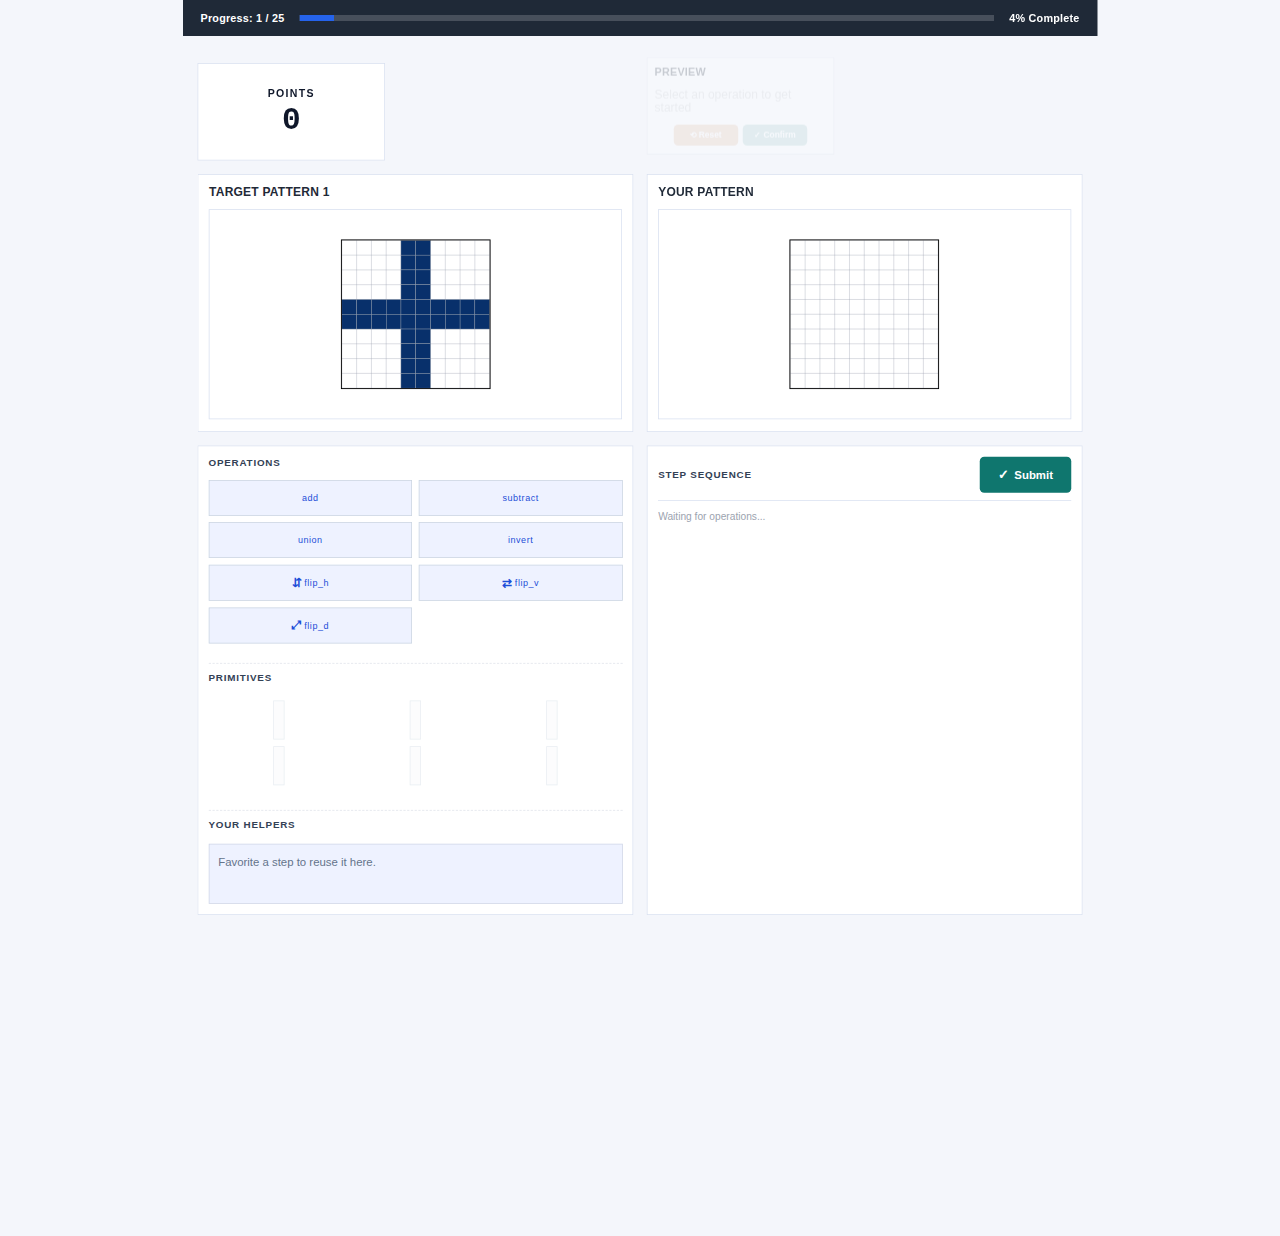
<file: index.html>
<!DOCTYPE html>
<html lang="en">
<head>
    <meta charset="UTF-8">
    <meta name="viewport" content="width=device-width, initial-scale=1.0">
    <title>Pattern DSL Experiment</title>
    <meta http-equiv="refresh" content="0; url=routes/task.html">
    <link rel="stylesheet" href="css/styles.css">
    <style>
        body {
            display: flex;
            justify-content: center;
            align-items: center;
            min-height: 100vh;
            margin: 0;
            font-family: -apple-system, BlinkMacSystemFont, 'Segoe UI', Roboto, 'Helvetica Neue', Arial, sans-serif;
            background: linear-gradient(135deg, #667eea 0%, #764ba2 100%);
            color: white;
        }
        .loading-container {
            text-align: center;
        }
        .loading-container h1 {
            font-size: 2rem;
            margin-bottom: 1rem;
            animation: fadeIn 1s ease-in;
        }
        .loading-container p {
            font-size: 1rem;
            opacity: 0.9;
            animation: fadeIn 1s ease-in 0.5s both;
        }
        .spinner {
            margin: 2rem auto;
            width: 50px;
            height: 50px;
            border: 4px solid rgba(255, 255, 255, 0.3);
            border-top-color: white;
            border-radius: 50%;
            animation: spin 1s linear infinite;
        }
        @keyframes spin {
            to { transform: rotate(360deg); }
        }
        @keyframes fadeIn {
            from { opacity: 0; transform: translateY(20px); }
            to { opacity: 1; transform: translateY(0); }
        }
    </style>
</head>
<body>
    <div class="loading-container">
        <h1>Pattern DSL Experiment</h1>
        <div class="spinner"></div>
        <p>Loading experiment...</p>
        <p style="font-size: 0.85rem; margin-top: 2rem;">
            If you are not redirected automatically, 
            <a href="routes/task.html" style="color: white; text-decoration: underline;">click here</a>.
        </p>
    </div>
</body>
</html>
</file>
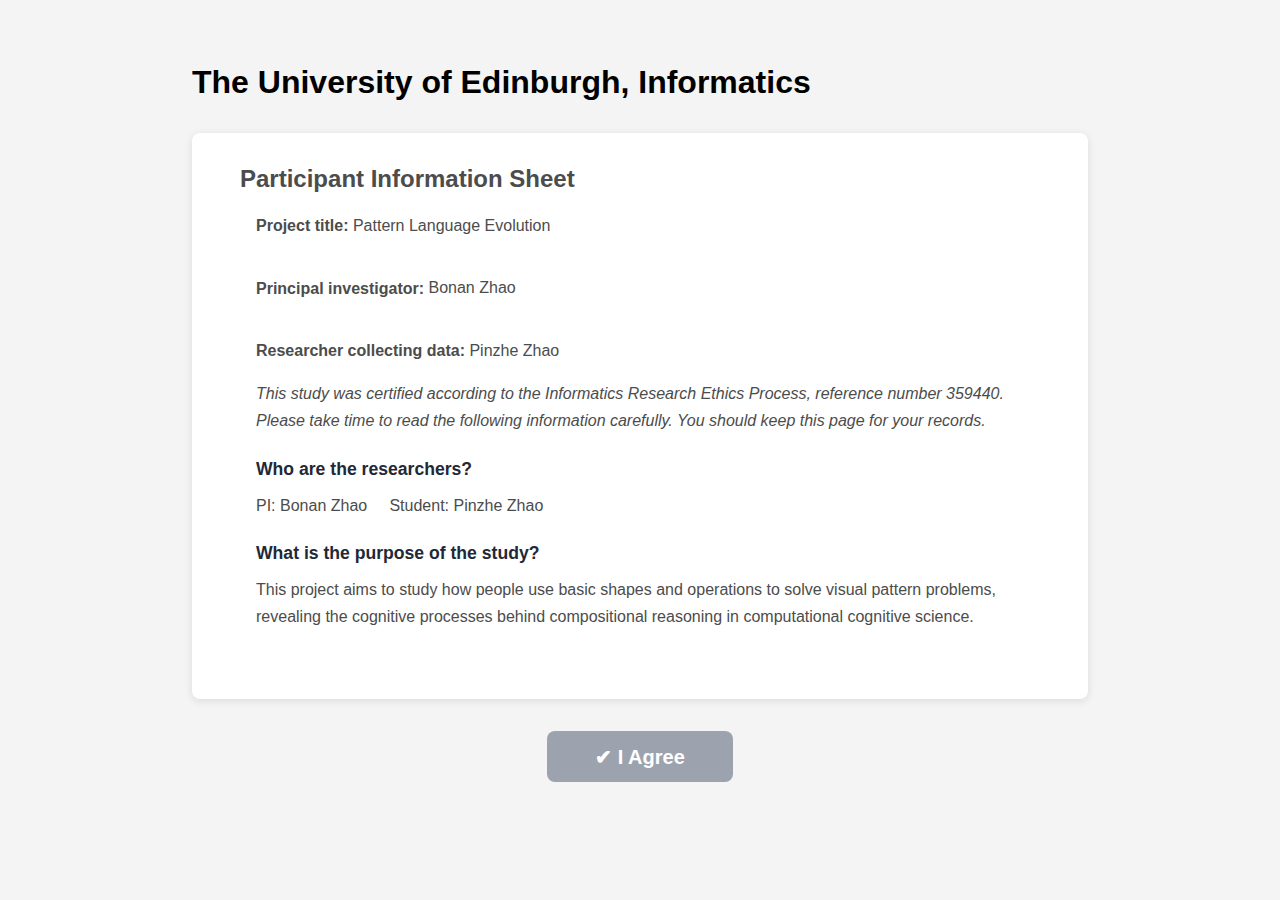
<file: routes/index.html>
<!DOCTYPE html>
<html lang="en">
<head>
    <meta charset="UTF-8">
    <meta name="viewport" content="width=device-width, initial-scale=1.0">
    <title>Pattern DSL Experiment - Consent</title>
    <link rel="stylesheet" href="../css/styles.css">
</head>
<body class="light-page">
    <div id="landing">
        <h1>The University of Edinburgh, Informatics</h1>
        <div class="frame" id="consent-div">
            <h2>Participant Information Sheet</h2>
            <div id="consent-info">
                <p><strong>Project title:</strong> Pattern Language Evolution</p>
                <p><strong>Principal investigator:</strong> Bonan Zhao</p>
                <p><strong>Researcher collecting data:</strong> Pinzhe Zhao</p>
                <p><em>This study was certified according to the Informatics Research Ethics Process, reference number 359440. Please take time to read the following information carefully. You should keep this page for your records.</em></p>
                
                <h3>Who are the researchers?</h3>
                <p>PI: Bonan Zhao &nbsp;&nbsp;&nbsp; Student: Pinzhe Zhao</p>
                
                <h3>What is the purpose of the study?</h3>
                <p>This project aims to study how people use basic shapes and operations to solve visual pattern problems, revealing the cognitive processes behind compositional reasoning in computational cognitive science.</p>
                
                <h3>Why have I been asked to take part?</h3>
                <p>This study is open to any adult with normal vision. There are no special requirements.</p>
                
                <h3>Do I have to take part?</h3>
                <p>No – participation in this study is entirely up to you. You can withdraw from the study at any time, without giving a reason. Your rights will not be affected. If you wish to withdraw, contact the PI. We will stop using your data in any publications or presentations submitted after you have withdrawn consent. However, we will keep copies of your original consent, and of your withdrawal request.</p>
                
                <h3>What will happen if I decide to take part?</h3>
                <p>If you decide to participate, you will be asked to complete a series of tasks related to decision-making, pattern identification, and reasoning. You will provide responses to questions regarding your judgments on patterns, probabilities, and causal relationships. Data will be collected through interactive online tasks, including written responses to prompts. The session will last approximately 30 minutes.</p>
                <p>Your participation will not involve any audio or video recording. The study will be conducted entirely online, and you can complete it at a time that is convenient for you.</p>
                
                <h3>Compensation</h3>
                <p>You will be paid £10 for your participation in this study.</p>
                
                <h3>Are there any risks associated with taking part?</h3>
                <p>There are no significant risks associated with participation.</p>
                
                <h3>Are there any benefits associated with taking part?</h3>
                <p>While there are no direct benefits beyond compensation for your participation, this research aims to enhance our understanding of human cognition, which could contribute to the development of automated systems capable of solving complex problems that humans can easily address with minimal guidance.</p>
                
                <h3>What will happen to the results of this study?</h3>
                <p>The results of this study may be summarised in published articles, reports and presentations. Quotes or key findings will be anonymized: We will remove any information that could, in our assessment, allow anyone to identify you. With your consent, information can also be used for future research. Your data may be archived for a minimum of two years.</p>
                
                <h3>Data protection and confidentiality</h3>
                <p>Your data will be processed in accordance with Data Protection Law. All information collected about you will be kept strictly confidential. Your data will be referred to by a unique participant number rather than by name. Your data will only be viewed by the researcher/research team.</p>
                <p>All electronic data will be stored on a password-protected encrypted computer, on the School of Informatics' secure file servers, or on the University's secure encrypted cloud storage services (DataShare, ownCloud, or Sharepoint) and all paper records will be stored in a locked filing cabinet in the PI's office. Your consent information will be kept separately from your responses in order to minimise risk.</p>
                
                <h3>What are my data protection rights?</h3>
                <p>The University of Edinburgh is a Data Controller for the information you provide. You have the right to access information held about you. Your right of access can be exercised in accordance with Data Protection Law. You also have other rights including rights of correction, erasure and objection. For more details, including the right to lodge a complaint with the Information Commissioner's Office, please visit <a href="https://www.ico.org.uk" target="_blank">www.ico.org.uk</a>. Questions, comments and requests about your personal data can also be sent to the University Data Protection Officer at <a href="mailto:dpo@ed.ac.uk">dpo@ed.ac.uk</a>. For general information about how we use your data, go to <a href="https://data-protection.ed.ac.uk/privacy-notice-research" target="_blank">https://data-protection.ed.ac.uk/privacy-notice-research</a>.</p>
                
                <h3>Who can I contact?</h3>
                <p>If you have any further questions about the study, please contact the lead researcher, Pinzhe Zhao (<a href="mailto:s2471381@ed.ac.uk">s2471381@ed.ac.uk</a>).</p>
                <p>If you wish to make a complaint about the study, please contact <a href="mailto:inf-ethics@inf.ed.ac.uk">inf-ethics@inf.ed.ac.uk</a>. When you contact us, please provide the study title and detail the nature of your complaint.</p>
                
                <h3>Consent</h3>
                <p>By proceeding with the study, I agree to all of the following statements:</p>
                <ul>
                    <li>I have read and understood the above information.</li>
                    <li>I understand that my participation is voluntary, and I can withdraw at any time.</li>
                    <li>I consent to my anonymised data being used in academic publications and presentations.</li>
                    <li>I allow my data to be used in future ethically approved research.</li>
                </ul>
                
                <p>Click <a href="../assets/information_sheet.pdf" target="_blank">here</a> to view and download the PDF version of your information sheet.</p>
            </div>
        </div>
        <div class="button-group">
            <button class="big-button" id="consent-btn" disabled>✔ I Agree</button>
        </div>
    </div>
    
    <script src="../js/consent.js"></script>
</body>
</html>
</file>
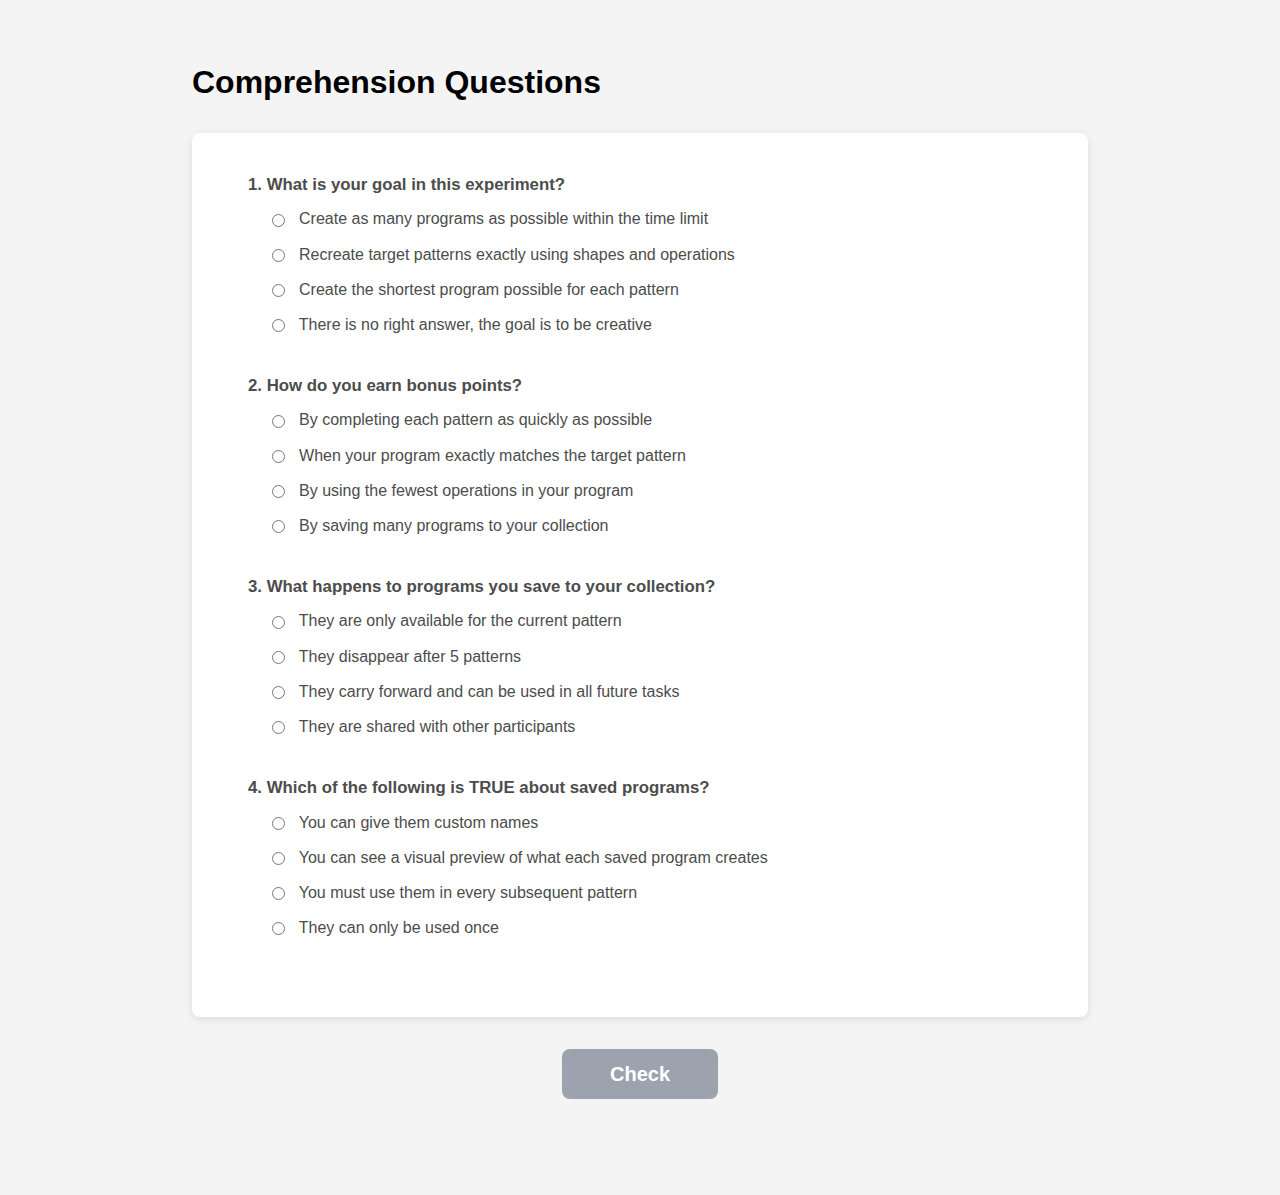
<file: routes/comprehension.html>
<!DOCTYPE html>
<html lang="en">
<head>
    <meta charset="UTF-8">
    <meta name="viewport" content="width=device-width, initial-scale=1.0">
    <title>Pattern DSL Experiment - Comprehension Check</title>
    <link rel="stylesheet" href="../css/styles.css">
</head>
<body class="light-page">
    <div id="comprehension">
        <h1>Comprehension Questions</h1>
        <div class="frame">
            <form id="prequiz">
                <ol>
                    <li>What is your goal in this experiment?</li>
                    <p>
                        <input type="radio" name="check1" value="a"> Create as many programs as possible within the time limit<br>
                        <input type="radio" name="check1" value="b"> Recreate target patterns exactly using shapes and operations<br>
                        <input type="radio" name="check1" value="c"> Create the shortest program possible for each pattern<br>
                        <input type="radio" name="check1" value="d"> There is no right answer, the goal is to be creative
                    </p>
                    
                    <li>How do you earn bonus points?</li>
                    <p>
                        <input type="radio" name="check2" value="a"> By completing each pattern as quickly as possible<br>
                        <input type="radio" name="check2" value="b"> When your program exactly matches the target pattern<br>
                        <input type="radio" name="check2" value="c"> By using the fewest operations in your program<br>
                        <input type="radio" name="check2" value="d"> By saving many programs to your collection
                    </p>
                    
                    <li>What happens to programs you save to your collection?</li>
                    <p>
                        <input type="radio" name="check3" value="a"> They are only available for the current pattern<br>
                        <input type="radio" name="check3" value="b"> They disappear after 5 patterns<br>
                        <input type="radio" name="check3" value="c"> They carry forward and can be used in all future tasks<br>
                        <input type="radio" name="check3" value="d"> They are shared with other participants
                    </p>
                    
                    <li>Which of the following is TRUE about saved programs?</li>
                    <p>
                        <input type="radio" name="check4" value="a"> You can give them custom names<br>
                        <input type="radio" name="check4" value="b"> You can see a visual preview of what each saved program creates<br>
                        <input type="radio" name="check4" value="c"> You must use them in every subsequent pattern<br>
                        <input type="radio" name="check4" value="d"> They can only be used once
                    </p>
                </ol>
            </form>
        </div>
        <div class="button-group">
            <button class="big-button" id="check-btn" disabled>Check</button>
        </div>
    </div>
    
    <div id="pass" style="display: none">
        <h2>Congratulations! Let's begin the experiment!</h2>
        <div class="button-group">
            <button class="big-button" id="pass-btn">>></button>
        </div>
    </div>
    
    <div id="retry" style="display: none">
        <h2>Oops, please read the instructions carefully and try again.</h2>
        <div class="button-group">
            <button class="big-button" id="retry-btn"><< Instructions</button>
        </div>
    </div>
    
    <script src="../js/comprehension.js"></script>
</body>
</html>
</file>
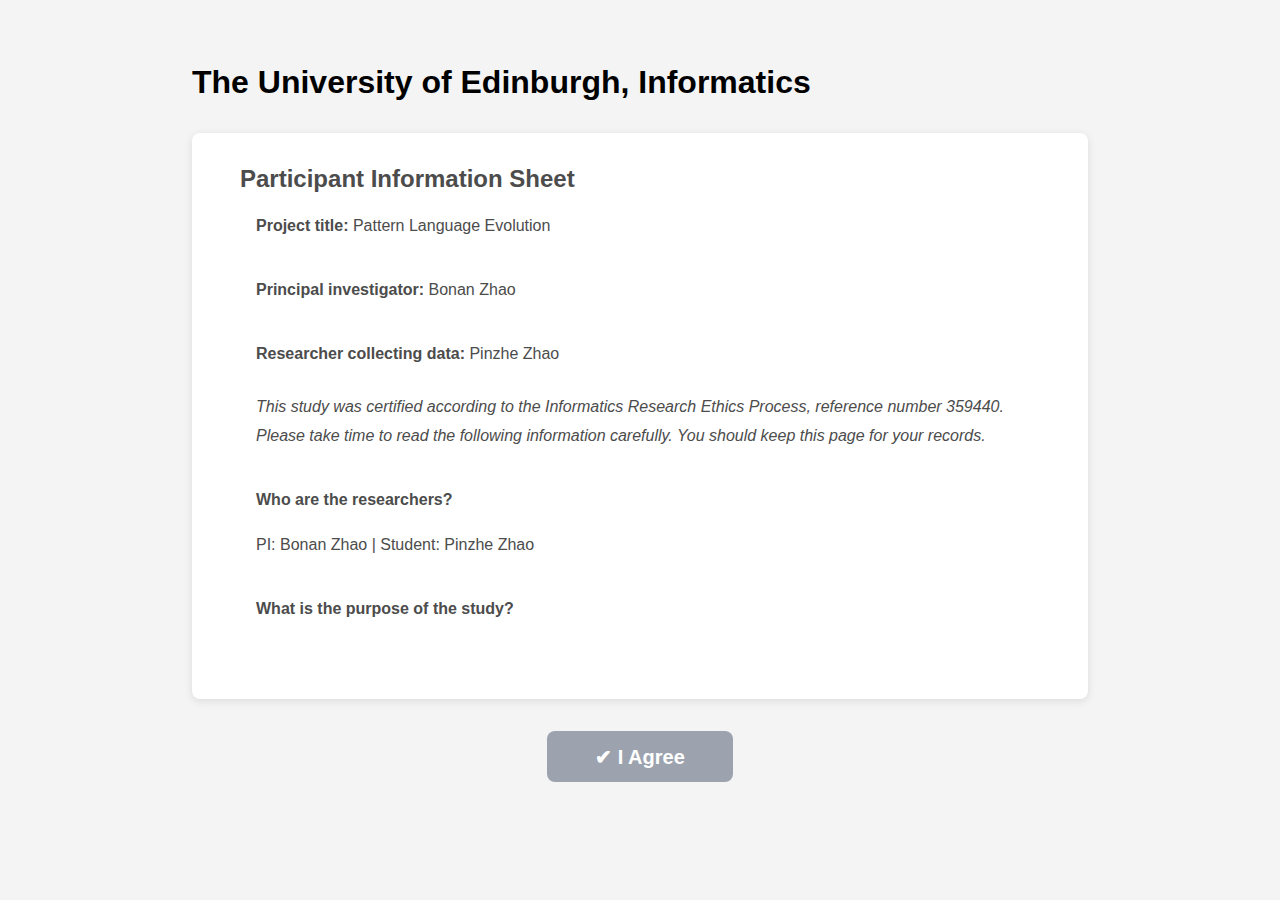
<file: routes/consent.html>
<!DOCTYPE html>
<html lang="en">
<head>
    <meta charset="UTF-8">
    <meta name="viewport" content="width=device-width, initial-scale=1.0">
    <title>Pattern DSL Experiment - Consent</title>
    <link rel="stylesheet" href="../css/styles.css">
    <style>
        #consent-info p {
            line-height: 1.8;
            margin-bottom: 1rem;
        }
        
        #consent-info ol {
            line-height: 1.8;
        }
        
        #consent-info li {
            margin-bottom: 0.5rem;
        }
        
        #consent-info strong {
            display: block;
            margin-top: 1.5rem;
        }
    </style>
</head>
<body class="light-page">
    <div id="landing">
        <h1>The University of Edinburgh, Informatics</h1>
        <div class="frame" id="consent-div">
            <h2>Participant Information Sheet</h2>
            <div id="consent-info">
                <p><strong>Project title:</strong> Pattern Language Evolution</p>
                <p><strong>Principal investigator:</strong> Bonan Zhao</p>
                <p><strong>Researcher collecting data:</strong> Pinzhe Zhao</p>
                
                <p style="margin-top: 1.5rem;"><em>This study was certified according to the Informatics Research Ethics Process, reference number 359440. Please take time to read the following information carefully. You should keep this page for your records.</em></p>
                
                <p><strong>Who are the researchers?</strong></p>
                <p>PI: Bonan Zhao | Student: Pinzhe Zhao</p>
                
                <p><strong>What is the purpose of the study?</strong></p>
                <p>This project aims to study how people use basic shapes and operations to solve visual pattern problems, revealing the cognitive processes behind compositional reasoning in computational cognitive science.</p>
                
                <p><strong>Why have I been asked to take part?</strong></p>
                <p>This study is open to any adult with normal vision. There are no special requirements.</p>
                
                <p><strong>Do I have to take part?</strong></p>
                <p>No – participation in this study is entirely up to you. You can withdraw from the study at any time, without giving a reason. Your rights will not be affected. If you wish to withdraw, contact the PI. We will stop using your data in any publications or presentations submitted after you have withdrawn consent. However, we will keep copies of your original consent, and of your withdrawal request.</p>
                
                <p><strong>What will happen if I decide to take part?</strong></p>
                <p>If you decide to participate, you will be asked to complete a series of tasks related to decision-making, pattern identification, and reasoning. You will provide responses to questions regarding your judgments on patterns, probabilities, and causal relationships. Data will be collected through interactive online tasks, including written responses to prompts. The session will last approximately 30 minutes.</p>
                
                <p>Your participation will not involve any audio or video recording. The study will be conducted entirely online, and you can complete it at a time that is convenient for you.</p>
                
                <p><strong>Compensation.</strong></p>
                <p>You will be paid £10 for your participation in this study.</p>
                
                <p><strong>Are there any risks associated with taking part?</strong></p>
                <p>There are no significant risks associated with participation.</p>
                
                <p><strong>Are there any benefits associated with taking part?</strong></p>
                <p>While there are no direct benefits beyond compensation for your participation, this research aims to enhance our understanding of human cognition, which could contribute to the development of automated systems capable of solving complex problems that humans can easily address with minimal guidance.</p>
                
                <p><strong>What will happen to the results of this study?</strong></p>
                <p>The results of this study may be summarised in published articles, reports and presentations. Quotes or key findings will be anonymized: We will remove any information that could, in our assessment, allow anyone to identify you. With your consent, information can also be used for future research. Your data may be archived for a minimum of two years.</p>
                
                <p><strong>Data protection and confidentiality.</strong></p>
                <p>Your data will be processed in accordance with Data Protection Law. All information collected about you will be kept strictly confidential. Your data will be referred to by a unique participant number rather than by name. Your data will only be viewed by the researcher/research team. All electronic data will be stored on a password-protected encrypted computer, on the School of Informatics' secure file servers, or on the University's secure encrypted cloud storage services (DataShare, ownCloud, or Sharepoint) and all paper records will be stored in a locked filing cabinet in the PI's office. Your consent information will be kept separately from your responses in order to minimise risk.</p>
                
                <p><strong>What are my data protection rights?</strong></p>
                <p>The University of Edinburgh is a Data Controller for the information you provide. You have the right to access information held about you. Your right of access can be exercised in accordance with Data Protection Law. You also have other rights including rights of correction, erasure and objection. For more details, including the right to lodge a complaint with the Information Commissioner's Office, please visit <a href="https://www.ico.org.uk" target="_blank">www.ico.org.uk</a>. Questions, comments and requests about your personal data can also be sent to the University Data Protection Officer at <a href="mailto:dpo@ed.ac.uk">dpo@ed.ac.uk</a>. For general information about how we use your data, go to: <a href="https://data-protection.ed.ac.uk/privacy-notice-research" target="_blank">https://data-protection.ed.ac.uk/privacy-notice-research</a>.</p>
                
                <p><strong>Who can I contact?</strong></p>
                <p>If you have any further questions about the study, please contact the lead researcher, Pinzhe Zhao (<a href="mailto:s2471381@ed.ac.uk">s2471381@ed.ac.uk</a>). If you wish to make a complaint about the study, please contact <a href="mailto:inf-ethics@inf.ed.ac.uk">inf-ethics@inf.ed.ac.uk</a>. When you contact us, please provide the study title and detail the nature of your complaint.</p>
                
                <p><strong>Consent.</strong></p>
                <p>By proceeding with the study, I agree to all of the following statements:</p>
                <ol>
                    <li>I have read and understood the above information.</li>
                    <li>I understand that my participation is voluntary, and I can withdraw at any time.</li>
                    <li>I consent to my anonymised data being used in academic publications and presentations.</li>
                    <li>I allow my data to be used in future ethically approved research.</li>
                </ol>
            </div>
        </div>
        <div class="button-group">
            <button class="big-button" id="consent-btn" disabled>✔ I Agree</button>
        </div>
    </div>
    
    <script src="../js/consent.js"></script>
</body>
</html>
</file>
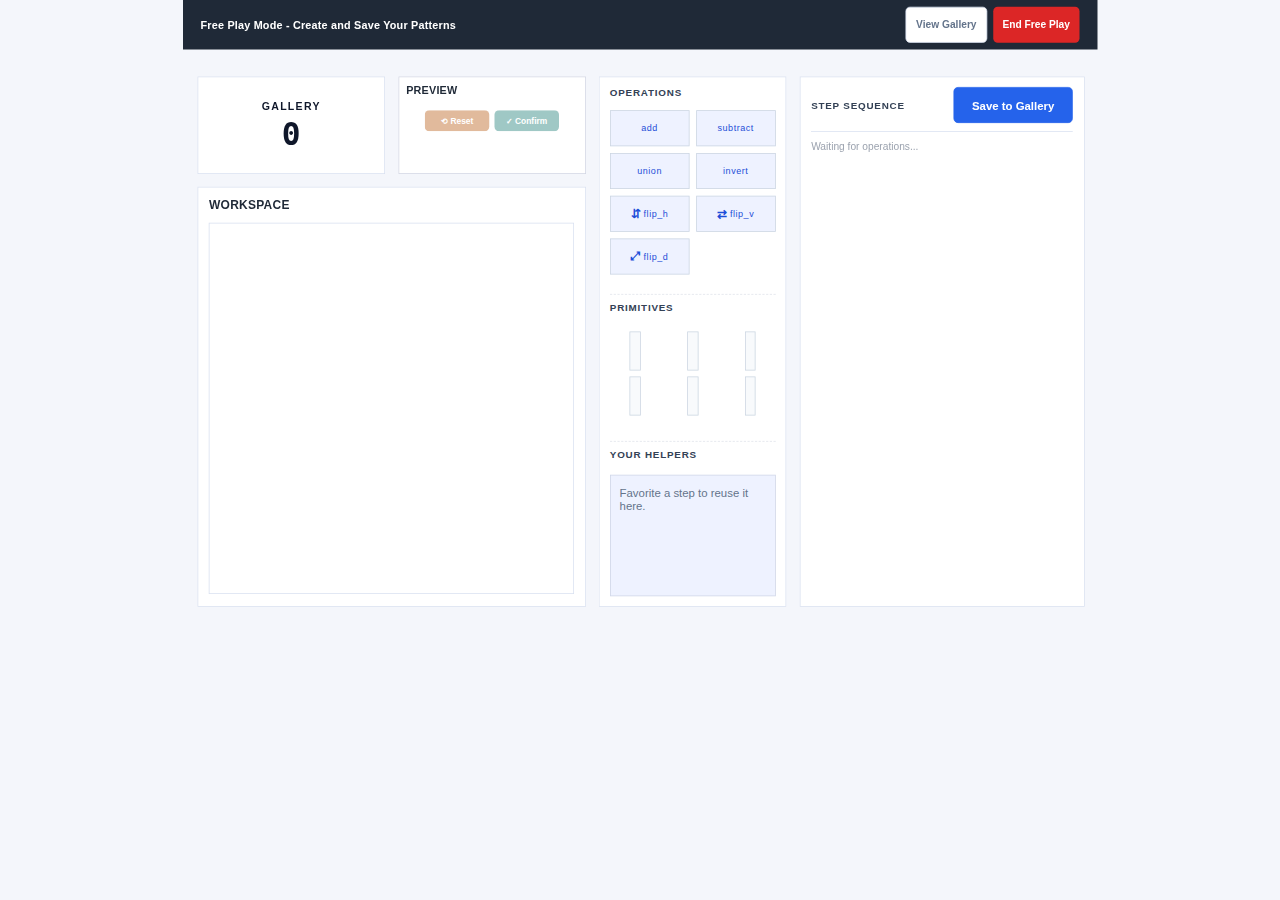
<file: routes/freeplay.html>
<!DOCTYPE html>
<html lang="en">
<head>
    <meta charset="UTF-8">
    <meta name="viewport" content="width=device-width, initial-scale=1.0, minimum-scale=1.0, maximum-scale=1.0">
    <title>Pattern DSL Experiment - Free Play</title>
    <link rel="stylesheet" href="../css/styles.css">
    <style>
        /* Free Play Mode - Aligned Gallery + Preview above Workspace */
        .content-area {
            /* 4 columns: Gallery+Preview (split 250px each) | Operations | Program */
            grid-template-columns: 250px 250px 250px 380px !important;
            grid-template-rows: 130px 560px !important;
            grid-template-areas:
                "points preview controls program"
                "workspace workspace controls program" !important;
        }
        
        /* Gallery counter - top left */
        .points-card {
            grid-area: points !important;
        }
        
        /* Preview - top right, next to gallery */
        .preview-card {
            grid-area: preview !important;
        }
        
        /* WORKSPACE - spans 2 columns below gallery+preview */
        .pattern-card {
            grid-area: workspace !important;
        }
        
        /* Controls - right side, spans both rows */
        .controls-card {
            grid-area: controls !important;
        }
        
        /* Program - far right, spans both rows */
        .program-card {
            grid-area: program !important;
        }
        
        /* Make workspace canvas fill available space */
        .workspace-canvas {
            width: 100% !important;
            height: 100% !important;
            display: flex;
            justify-content: center;
            align-items: center;
            padding: 0.5rem !important;
        }
        
        .workspace-canvas svg {
            width: 60% !important;
            height: 60% !important;
            max-width: none !important;
            max-height: none !important;
        }
        
        .preview-canvas svg {
            width: 100% !important;
            height: 100% !important;
        }
        
        /* Custom scrollbar for creations gallery */
        .creations-scroll-container {
            max-height: 400px;
            overflow-y: auto;
            overflow-x: hidden;
            padding: 0.5rem;
            margin: -0.5rem;
            border-radius: 8px;
        }
        
        .creations-scroll-container::-webkit-scrollbar {
            width: 8px;
        }
        
        .creations-scroll-container::-webkit-scrollbar-track {
            background: #f1f5f9;
            border-radius: 4px;
        }
        
        .creations-scroll-container::-webkit-scrollbar-thumb {
            background: #cbd5e1;
            border-radius: 4px;
            transition: background 0.2s;
        }
        
        .creations-scroll-container::-webkit-scrollbar-thumb:hover {
            background: #94a3b8;
        }
    </style>
</head>
<body class="dark-page">
    <div id="experimentContent">
        <div class="progress-bar" style="display: flex; justify-content: space-between; align-items: center;">
            <div class="progress-info">
                Free Play Mode - Create and Save Your Patterns
            </div>
            <div style="display: flex; gap: 0.5rem;">
                <button class="btn btn-secondary" onclick="viewGallery()" style="padding: 0.4rem 0.8rem; font-size: 0.85rem;">
                    View Gallery
                </button>
                <button id="endFreePlayBtn" class="btn" onclick="if(typeof endFreePlayMode === 'function'){endFreePlayMode()}else{alert('Function not loaded')}" style="padding: 0.4rem 0.8rem; font-size: 0.85rem; background: #dc2626; color: white; border: none; cursor: pointer;">
                    End Free Play
                </button>
            </div>
        </div>

        <div class="content-area">
            <div class="points-card" id="pointsCard" role="status" aria-live="polite">
                <div class="points-label">Gallery</div>
                <div class="points-value" id="galleryCount">0</div>
            </div>

            <div id="binaryPreviewPanel" class="panel-card preview-card binary-preview-panel">
                <h3 class="panel-title">PREVIEW</h3>
                <div class="binary-preview-header is-hidden">
                    <div id="binaryPreviewTitle" class="binary-preview-title"></div>
                </div>
                <div id="binaryPreviewPlaceholder" class="binary-preview-placeholder">Select an operation to get started</div>
                <div id="binaryPreviewBody" class="binary-preview-body" style="display:none;">
                    <div id="binaryInlineOpLabel" class="binary-inline-op">add(</div>
                    <div id="binaryOperandA" class="operand-box"></div>
                    <div class="binary-inline-comma">,</div>
                    <div id="binaryOperandB" class="operand-box"></div>
                    <div class="binary-inline-close">)</div>
                </div>
                <div id="unaryPreviewBody" class="binary-preview-body unary-preview-body" style="display:none;">
                    <div id="unaryInlineOpLabel" class="binary-inline-op">invert(</div>
                    <div id="unaryOperandBox" class="operand-box"></div>
                    <div class="binary-inline-close">)</div>
                </div>
                <div class="binary-preview-footer">
                    <button id="binaryResetBtn" class="btn btn-warning binary-cancel-btn" onclick="resetPendingOperation()" disabled>
                        ⟲ Reset
                    </button>
                    <button id="binaryConfirmBtn" class="btn btn-success binary-confirm-btn" onclick="confirmPendingOperation()" disabled>
                        ✓ Confirm
                    </button>
                </div>
            </div>

            <div class="panel-card pattern-card">
                <h3 class="panel-title">WORKSPACE</h3>
                <div class="workspace-canvas" id="workspace"></div>
            </div>

            <div class="panel-card controls-card">
                <div class="controls-section operations-section">
                    <h4 class="panel-subtitle">OPERATIONS</h4>
                    <div class="section-panel">
                    <div class="operations-grid">
                        <button id="bin-add" data-op="add" class="transform-btn binary-btn" onclick="selectBinaryOp('add')" title="Add/OR two patterns">
                            <span class="btn-text">add</span>
                        </button>
                        <button id="bin-subtract" data-op="subtract" class="transform-btn binary-btn" onclick="selectBinaryOp('subtract')" title="Subtract one pattern from another">
                            <span class="btn-text">subtract</span>
                        </button>
                        <button id="bin-union" data-op="union" class="transform-btn binary-btn" onclick="selectBinaryOp('union')" title="Union/AND two patterns">
                            <span class="btn-text">union</span>
                        </button>
                        <button class="transform-btn unary-btn" data-op="invert" onclick="applyTransform('invert')" title="Invert pattern (flip black/white)">
                            <span class="btn-text">invert</span>
                        </button>
                        <button class="transform-btn unary-btn" data-op="reflect_horizontal" onclick="applyTransform('reflect_horizontal')" title="Reflect horizontally - top ⟷ bottom">
                            <span class="btn-arrow">⇵</span>
                            <span class="btn-text">flip_h</span>
                        </button>
                        <button class="transform-btn unary-btn" data-op="reflect_vertical" onclick="applyTransform('reflect_vertical')" title="Reflect vertically - left ⟷ right">
                            <span class="btn-arrow">⇄</span>
                            <span class="btn-text">flip_v</span>
                        </button>
                        <button class="transform-btn unary-btn" data-op="reflect_diag" onclick="applyTransform('reflect_diag')" title="Reflect diagonally">
                            <span class="btn-arrow">⤢</span>
                            <span class="btn-text">flip_d</span>
                        </button>
                    </div>
                    </div>
                </div>
                <div class="controls-section primitives-section">
                    <h4 class="panel-subtitle">PRIMITIVES</h4>
                    <div class="section-panel">
                    <div class="primitives-grid-inline">
                        <button class="primitive-btn" data-op="blank" onclick="applyPrimitive('blank')" title="Create blank pattern">
                            <span class="btn-icon"></span>
                        </button>
                        <button class="primitive-btn" data-op="line_horizontal" onclick="applyPrimitive('line_horizontal')" title="Horizontal line">
                            <span class="btn-icon"></span>
                        </button>
                        <button class="primitive-btn" data-op="line_vertical" onclick="applyPrimitive('line_vertical')" title="Vertical line">
                            <span class="btn-icon"></span>
                        </button>
                        <button class="primitive-btn" data-op="diagonal" onclick="applyPrimitive('diagonal')" title="Diagonal line">
                            <span class="btn-icon"></span>
                        </button>
                        <button class="primitive-btn" data-op="square" onclick="applyPrimitive('square')" title="Square shape">
                            <span class="btn-icon"></span>
                        </button>
                        <button class="primitive-btn" data-op="triangle" onclick="applyPrimitive('triangle')" title="Triangle shape">
                            <span class="btn-icon"></span>
                        </button>
                    </div>
                    </div>
                </div>
                <div class="controls-section helpers-section">
                    <div class="helpers-header-row">
                        <h3 class="helpers-title">YOUR HELPERS</h3>
                    </div>
                    <div class="section-panel helpers-panel">
                        <div id="favoritesShelf" class="helpers-grid">
                            <div class="helpers-empty">Favorite a step to reuse it here.</div>
                        </div>
                    </div>
                </div>
            </div>

            <div class="panel-card program-card">
                <div class="program-header">
                    <h3>STEP SEQUENCE</h3>
                    <button class="btn btn-primary program-submit" onclick="saveToGallery()" title="Save your creation to gallery">
                        Save to Gallery
                    </button>
                </div>
                <div class="operations-log" id="operationsLog">
                    <span style="color: #9ca3af; font-size: 0.85rem;">Waiting for operations...</span>
                </div>
            </div>
        </div>
    </div>

    <!-- Free Play Completion Modal -->
    <div id="freeplayCompletionModal" class="modal" style="display: none;">
        <div class="modal-overlay"></div>
        <div class="modal-content" style="max-width: 700px; background: #ffffff; color: #1e293b;">
            <div class="completion-container">
                <div class="completion-header" style="background: linear-gradient(135deg, #3b82f6, #2563eb); padding: 2rem; border-radius: 12px 12px 0 0; margin: -2.5rem -3rem 2rem -3rem;">
                    <h2 style="color: #ffffff; font-size: 1.75rem; margin: 0 0 0.5rem 0;">Free Play Complete!</h2>
                    <p style="color: #e0f2fe; margin: 0; font-size: 1rem;">Thank you for creating with us!</p>
                </div>
                <div class="completion-body">
                    <div id="creationsGallery" style="margin-bottom: 2rem;">
                        <h3 style="color: #475569; margin-bottom: 1rem; font-size: 1rem; font-weight: 600;">Your Creations:</h3>
                        <div class="creations-scroll-container">
                            <div id="creationsGrid" style="display: grid; grid-template-columns: repeat(auto-fill, minmax(200px, 1fr)); gap: 1rem;">
                                <!-- Pattern thumbnails will be inserted here -->
                            </div>
                        </div>
                    </div>
                    <div class="completion-actions" style="margin: 2rem 0 1.5rem 0;">
                        <button class="btn btn-primary btn-large" onclick="downloadCombinedData()" style="width: 100%; padding: 1rem; font-size: 1rem; background: #3b82f6; border: none;">
                            ⬇ Download Data
                        </button>
                    </div>
                    <p style="color: #64748b; font-size: 0.9rem; text-align: center; margin-bottom: 1rem; line-height: 1.5;">
                        Your complete experiment data is ready for download.
                    </p>
                    <div style="background: #f1f5f9; padding: 1rem; border-radius: 8px; border-left: 4px solid #3b82f6;">
                        <p style="color: #334155; font-size: 0.9rem; margin: 0; text-align: center;">
                            Please send your data file to: <strong style="color: #1e40af;">s2471381@ed.ac.uk</strong> (Zach)
                        </p>
                    </div>
                </div>
            </div>
        </div>
    </div>

    <script type="module" src="../js/freeplay.js"></script>
</body>
</html>
</file>
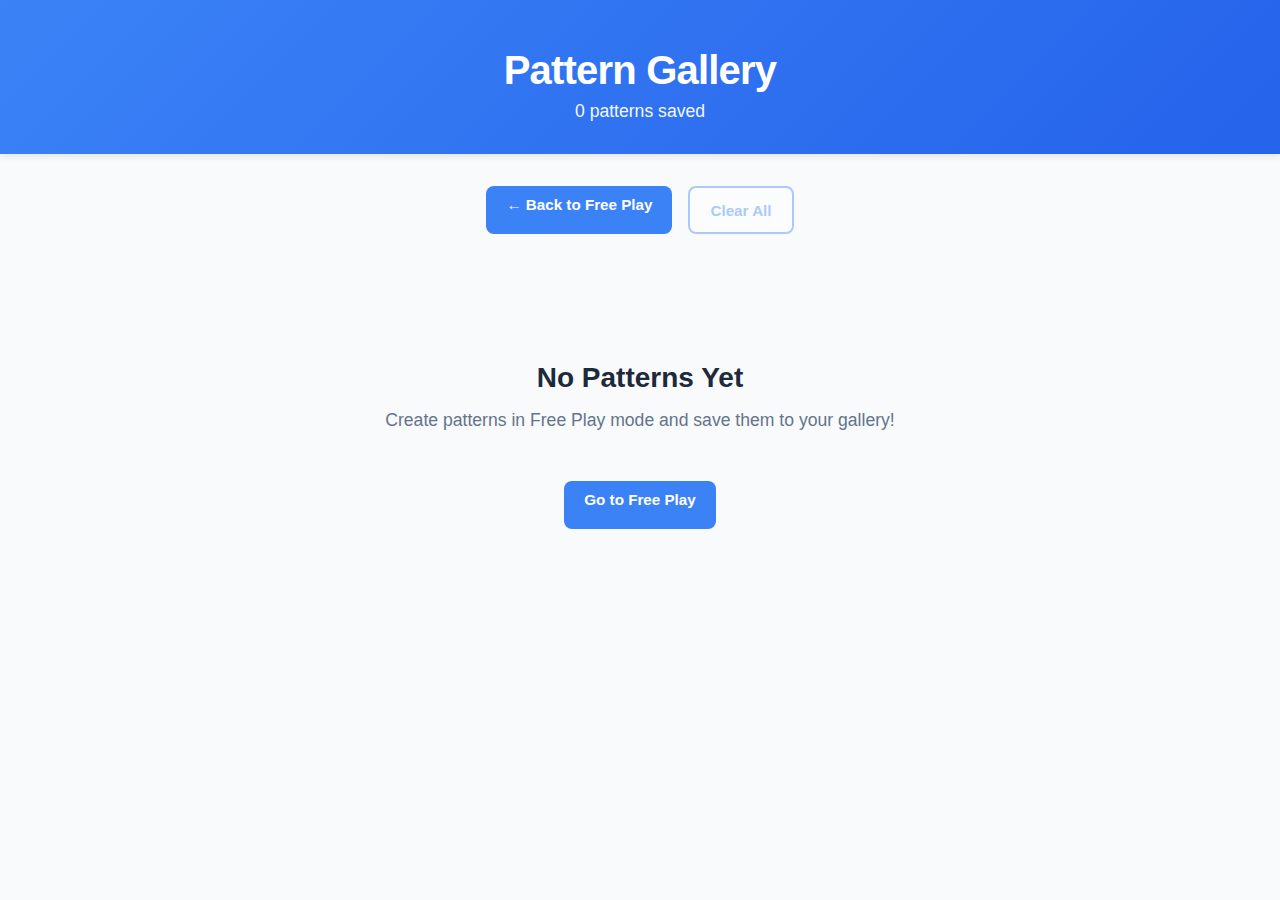
<file: routes/gallery.html>
<!DOCTYPE html>
<html lang="en">
<head>
    <meta charset="UTF-8">
    <meta name="viewport" content="width=device-width, initial-scale=1.0">
    <title>Pattern Gallery</title>
    <link rel="stylesheet" href="../css/styles.css">
    <style>
        body {
            background: #f8fafc;
            color: #1e293b;
            font-family: -apple-system, BlinkMacSystemFont, 'Segoe UI', sans-serif;
            margin: 0;
            padding: 0;
            min-height: 100vh;
        }
        
        .gallery-header {
            text-align: center;
            padding: 3rem 2rem 2rem;
            background: linear-gradient(135deg, #3b82f6 0%, #2563eb 100%);
            color: white;
            box-shadow: 0 2px 8px rgba(0, 0, 0, 0.1);
        }
        
        .gallery-header h1 {
            font-size: 2.5rem;
            margin: 0 0 0.5rem 0;
            font-weight: 700;
            letter-spacing: -0.02em;
        }
        
        .gallery-header p {
            font-size: 1.1rem;
            margin: 0;
            opacity: 0.95;
        }
        
        .gallery-actions {
            text-align: center;
            margin: 2rem 0;
            display: flex;
            gap: 1rem;
            justify-content: center;
            padding: 0 2rem;
        }
        
        .gallery-grid {
            display: grid;
            grid-template-columns: repeat(auto-fill, minmax(300px, 1fr));
            gap: 2rem;
            padding: 0 2rem 4rem;
            max-width: 1400px;
            margin: 0 auto;
        }
        
        .gallery-item {
            background: white;
            border: 1px solid #e2e8f0;
            border-radius: 12px;
            overflow: hidden;
            transition: all 0.3s ease;
            box-shadow: 0 1px 3px rgba(0, 0, 0, 0.1);
        }
        
        .gallery-item:hover {
            transform: translateY(-4px);
            box-shadow: 0 8px 24px rgba(59, 130, 246, 0.15);
            border-color: #3b82f6;
        }
        
        .gallery-canvas-wrap {
            background: linear-gradient(135deg, #dbeafe 0%, #bfdbfe 100%);
            padding: 2rem;
            display: flex;
            justify-content: center;
            align-items: center;
            min-height: 220px;
        }
        
        .gallery-canvas-wrap svg {
            filter: drop-shadow(0 2px 4px rgba(0, 0, 0, 0.1));
        }
        
        .gallery-info {
            padding: 1.25rem;
            color: #64748b;
            font-size: 0.9rem;
            border-bottom: 1px solid #f1f5f9;
        }
        
        .gallery-info-row {
            display: flex;
            justify-content: space-between;
            margin-bottom: 0.5rem;
        }
        
        .gallery-info-row:last-child {
            margin-bottom: 0;
        }
        
        .gallery-info-label {
            font-weight: 500;
            color: #475569;
        }
        
        .gallery-actions-row {
            display: flex;
            gap: 0.75rem;
            padding: 1rem 1.25rem;
            background: #f8fafc;
        }
        
        .gallery-empty {
            text-align: center;
            padding: 6rem 2rem;
            color: #64748b;
        }
        
        .gallery-empty h2 {
            color: #1e293b;
            font-size: 1.75rem;
            margin-bottom: 1rem;
            font-weight: 600;
        }
        
        .gallery-empty p {
            font-size: 1.1rem;
            margin-bottom: 2rem;
        }
        
        .btn {
            padding: 0.65rem 1.25rem;
            border: none;
            border-radius: 8px;
            cursor: pointer;
            font-size: 0.95rem;
            font-weight: 600;
            transition: all 0.2s;
            text-decoration: none;
            display: inline-block;
        }
        
        .btn-primary {
            background: #3b82f6;
            color: white;
        }
        
        .btn-primary:hover {
            background: #2563eb;
            transform: translateY(-1px);
            box-shadow: 0 4px 12px rgba(59, 130, 246, 0.3);
        }
        
        .btn-secondary {
            background: #64748b;
            color: white;
            flex: 1;
        }
        
        .btn-secondary:hover {
            background: #475569;
        }
        
        .btn-danger {
            background: #ef4444;
            color: white;
            flex: 1;
        }
        
        .btn-danger:hover {
            background: #dc2626;
        }
        
        .btn-outline {
            background: white;
            color: #3b82f6;
            border: 2px solid #3b82f6;
        }
        
        .btn-outline:hover {
            background: #3b82f6;
            color: white;
        }
    </style>
</head>
<body>
    <div class="gallery-header">
        <h1>Pattern Gallery</h1>
        <p id="gallery-count">0 patterns saved</p>
    </div>
    
    <div class="gallery-actions">
        <a href="freeplay.html" class="btn btn-primary">← Back to Free Play</a>
        <button class="btn btn-outline" onclick="clearAllGallery()" id="clearAllBtn">Clear All</button>
    </div>
    
    <div id="gallery-container" class="gallery-grid">
        <!-- Gallery items will be inserted here -->
    </div>
    
    <div id="gallery-empty" class="gallery-empty" style="display: none;">
        <h2>No Patterns Yet</h2>
        <p>Create patterns in Free Play mode and save them to your gallery!</p>
        <br>
        <a href="freeplay.html" class="btn btn-primary">Go to Free Play</a>
    </div>
    
    <script type="module" src="../js/gallery.js"></script>
</body>
</html>
</file>
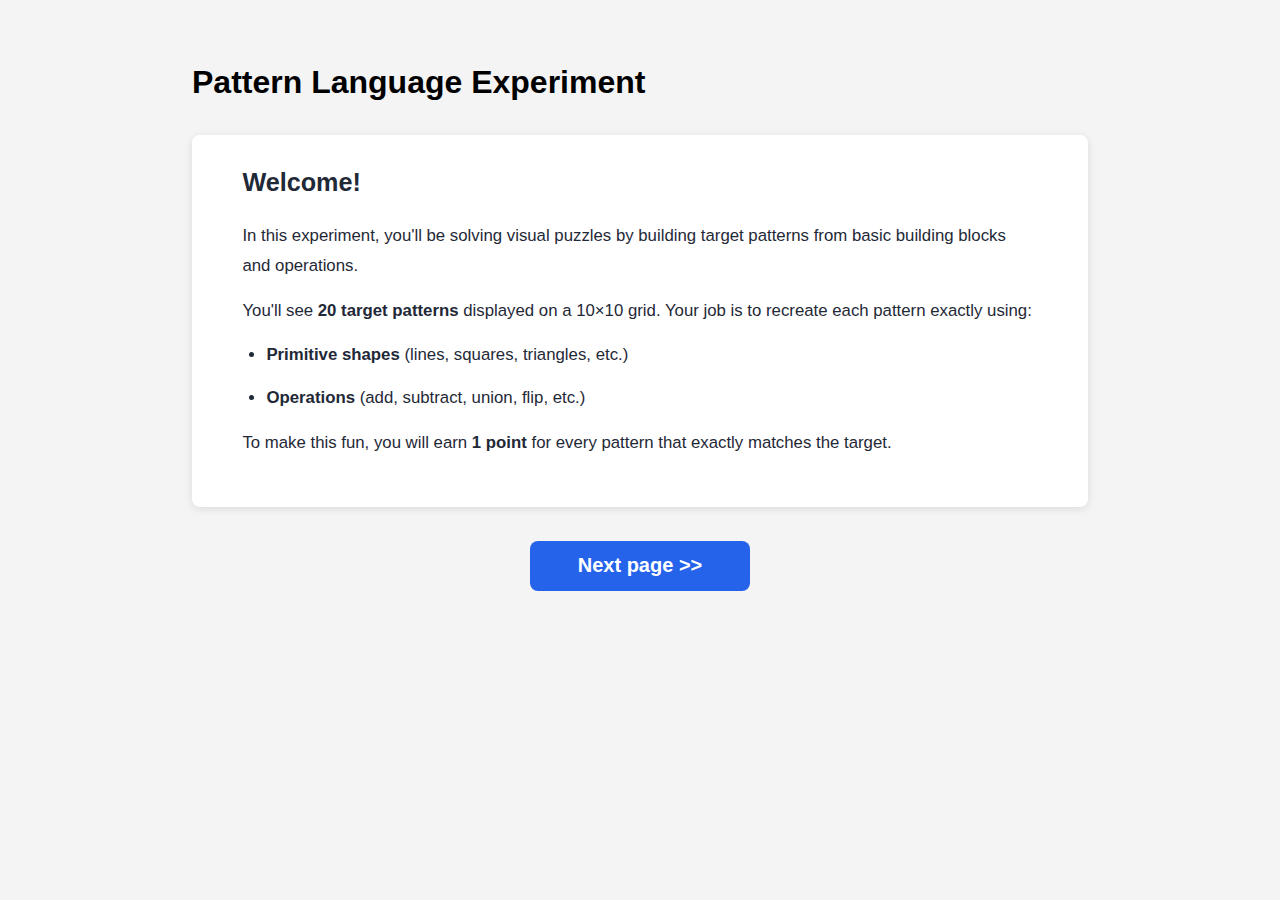
<file: routes/instruction.html>
<!DOCTYPE html>
<html lang="en">
<head>
    <meta charset="UTF-8">
    <meta name="viewport" content="width=device-width, initial-scale=1.0">
    <title>Pattern DSL Experiment - Instructions</title>
    <link rel="stylesheet" href="../css/styles.css">
</head>
<body class="light-page">
    <!-- Page 1: Welcome -->
    <div id="page1" class="instruction-page">
        <h1>Pattern Language Experiment</h1>
        <div class="instruction">
            <h2>Welcome!</h2>
            <p>In this experiment, you'll be solving visual puzzles by building target patterns from basic building blocks and operations.</p>
            
            <p>You'll see <strong>20 target patterns</strong> displayed on a 10×10 grid. Your job is to recreate each pattern exactly using:</p>
            <ul>
                <li><strong>Primitive shapes</strong> (lines, squares, triangles, etc.)</li>
                <li><strong>Operations</strong> (add, subtract, union, flip, etc.)</li>
            </ul>
            
            <p>To make this fun, you will earn <strong>1 point</strong> for every pattern that exactly matches the target.</p>
        </div>
        <div class="button-group">
            <button class="big-button" id="next-page-btn">Next page >></button>
        </div>
    </div>

    <!-- Page 2: How It Works -->
    <div id="page2" class="instruction-page" style="display: none;">
        <h1>Pattern Language Experiment</h1>
        <div class="instruction">
            <h2>How It Works</h2>
            <p class="spacebar-hint" style="color: #f59e0b; font-style: italic; margin-bottom: 1rem;">
                ⌨️ Press space bar to show each line in this section
            </p>
            
            <div id="progressive-content">
                <div class="content-line hidden">
                    <h3>Building Your Pattern</h3>
                </div>
                <div class="content-line hidden">
                    <ol>
                        <li>Select shapes and operations from the menu</li>
                    </ol>
                </div>
                <div class="content-line hidden">
                    <ol start="2">
                        <li>Watch your pattern update in real-time as you build</li>
                    </ol>
                </div>
                <div class="content-line hidden">
                    <ol start="3">
                        <li>Preview your result before submitting</li>
                    </ol>
                </div>
                <div class="content-line hidden">
                    <ol start="4">
                        <li>Submit when you've matched the target exactly</li>
                    </ol>
                </div>
                
                <div class="content-line hidden">
                    <h3>Creating Reusable Building Blocks</h3>
                </div>
                <div class="content-line hidden">
                    <p>Here's where it gets interesting: as you work, you might notice that certain patterns or sub-patterns could be useful later.</p>
                </div>
                <div class="content-line hidden">
                    <p>You can save any pattern you create to your personal collection:</p>
                </div>
                <div class="content-line hidden">
                    <ul>
                        <li>Saved patterns appear as visual thumbnails you can see and select</li>
                    </ul>
                </div>
                <div class="content-line hidden">
                    <ul>
                        <li>These saved patterns carry forward to all future tasks</li>
                    </ul>
                </div>
                <div class="content-line hidden">
                    <ul>
                        <li>You can use them as building blocks in more complex patterns</li>
                    </ul>
                </div>
                <div class="content-line hidden">
                    <ul>
                        <li>Think of them as creating your own custom "super-shapes"</li>
                    </ul>
                </div>
                
                <div class="content-line hidden">
                    <div style="background: #fef3c7; padding: 1.25rem; border-left: 4px solid #f59e0b; border-radius: 4px; margin: 1.5rem 0;">
                        <p style="margin: 0; color: #92400e;"><strong>Strategy tip:</strong> The patterns get progressively more complex. Patterns you save early on might become useful shortcuts later!</p>
                    </div>
                </div>
                
                <div class="content-line hidden">
                    <p>We're interested in understanding how people break down complex visual problems and build reusable solutions. There are no right or wrong approaches—work in whatever way feels natural to you.</p>
                </div>
                <div class="content-line hidden">
                    <ul>
                        <li>There's <strong>no time limit</strong>—work at your own pace</li>
                    </ul>
                </div>
                <div class="content-line hidden">
                    <ul>
                        <li>How exactly you build your solution does not matter—use as many or as few steps as you need</li>
                    </ul>
                </div>
                <div class="content-line hidden">
                    <ul>
                        <li>You'll see your progress (Pattern x of 20) throughout</li>
                    </ul>
                </div>
            </div>
        </div>
        <div class="button-group">
            <button class="big-button" id="page2-next-btn">Next page >></button>
        </div>
    </div>

    <!-- Page 3: Next Steps -->
    <div id="page3" class="instruction-page" style="display: none;">
        <h1>Pattern Language Experiment</h1>
        <div class="instruction">
            <h2>Next Steps</h2>
            <p>You'll start with an interactive tutorial that shows you:</p>
            <ul>
                <li>All available shapes and operations</li>
                <li>How to use the interface</li>
                <li>How to save and reuse patterns</li>
            </ul>
            
            <p style="margin-top: 2rem;"><strong>Ready to begin? Let's start with the tutorial!</strong></p>
        </div>
        <div class="button-group">
            <button class="big-button" id="tutorial-btn">Start Tutorial >></button>
        </div>
    </div>
    
    <script src="../js/instruction.js"></script>
</body>
</html>
</file>
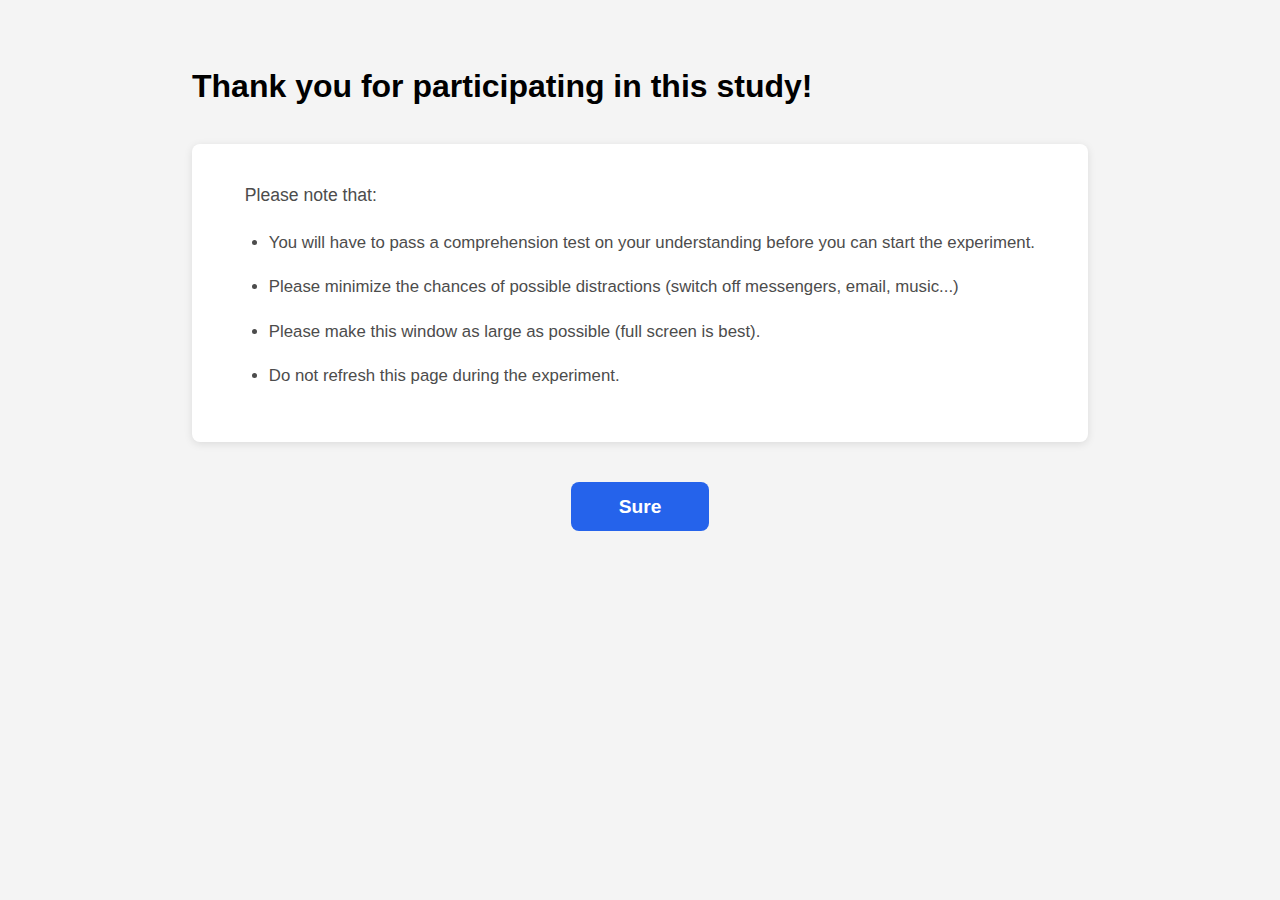
<file: routes/reminder.html>
<!DOCTYPE html>
<html lang="en">
<head>
    <meta charset="UTF-8">
    <meta name="viewport" content="width=device-width, initial-scale=1.0">
    <title>Pattern DSL Experiment - Reminder</title>
    <link rel="stylesheet" href="../css/styles.css">
    <style>
        #reminder h1 {
            font-size: 2rem;
            line-height: 1.4;
            margin-bottom: 2rem;
        }
        
        #reminder .frame {
            font-size: 1.1rem;
            line-height: 1.9;
        }
        
        #reminder .frame p {
            font-size: 1.1rem;
            line-height: 1.9;
            margin-bottom: 1rem;
        }
        
        #reminder .frame ul {
            line-height: 2;
            margin-left: 1.5rem;
        }
        
        #reminder .frame li {
            margin-bottom: 1rem;
            font-size: 1.05rem;
        }
        
        .button-group {
            margin-top: 2.5rem;
        }
        
        .big-button {
            font-size: 1.2rem;
            padding: 0.85rem 3rem;
        }
    </style>
</head>
<body class="light-page">
    <div id="reminder">
        <h1>Thank you for participating in this study!</h1>
        <div class="frame">
            <p>Please note that:</p>
            <ul>
                <li>You will have to pass a comprehension test on your understanding before you can start the experiment.</li>
                <li>Please minimize the chances of possible distractions (switch off messengers, email, music...)</li>
                <li>Please make this window as large as possible (full screen is best).</li>
                <li>Do not refresh this page during the experiment.</li>
            </ul>
        </div>
        <div class="button-group">
            <button class="big-button" id="reminder-btn">Sure</button>
        </div>
    </div>
    
    <script src="../js/reminder.js"></script>
</body>
</html>
</file>
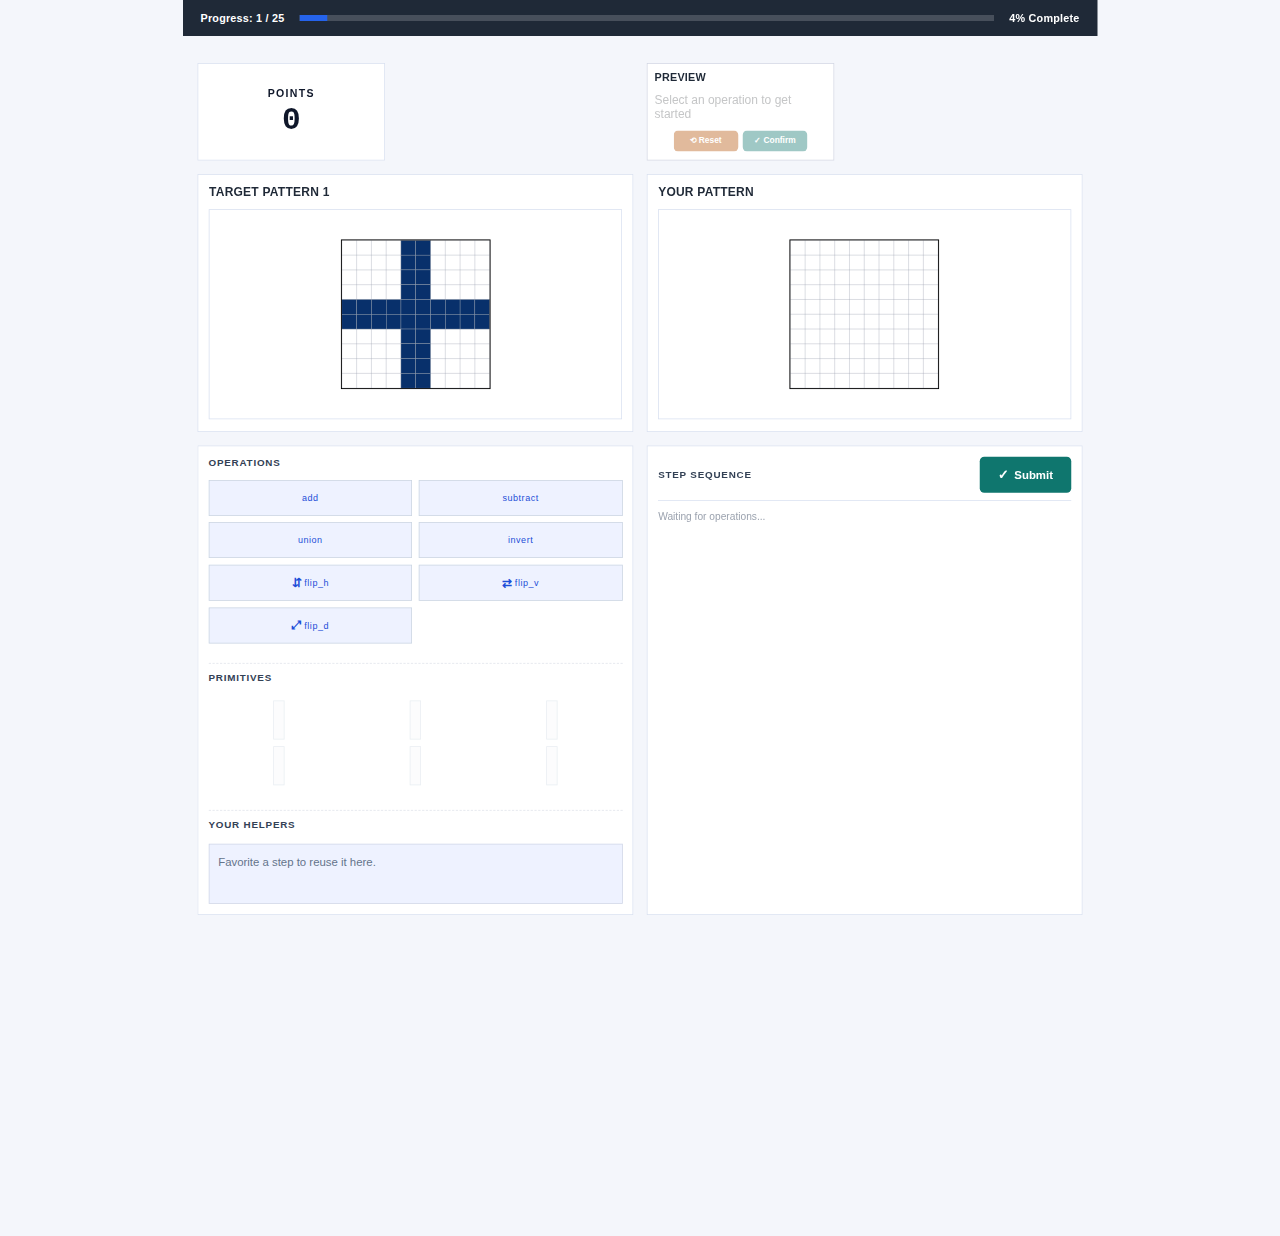
<file: routes/task.html>
<!DOCTYPE html>
<html lang="en">
<head>
    <meta charset="UTF-8">
    <meta name="viewport" content="width=device-width, initial-scale=1.0, minimum-scale=1.0, maximum-scale=1.0">
    <title>Pattern DSL Experiment - Task</title>
    <link rel="stylesheet" href="../css/styles.css">
</head>
<body class="dark-page">
    <div id="experimentContent">
        <div class="progress-bar">
            <div class="progress-info">
                Progress: <span id="currentTrial">1</span> / <span id="totalTrials">20</span>
            </div>
            <div class="progress-track">
                <div class="progress-fill" id="progressFill" style="width: 5%"></div>
            </div>
            <div class="progress-info">
                <span id="percentComplete">6%</span> Complete
            </div>
        </div>

        <div class="content-area">
            <div class="points-card" id="pointsCard" role="status" aria-live="polite">
                <div class="points-label">Points</div>
                <div class="points-value" id="pointsValue">0</div>
            </div>

            <div id="binaryPreviewPanel" class="panel-card preview-card binary-preview-panel">
                <h3 class="panel-title">PREVIEW</h3>
                <div class="binary-preview-header is-hidden">
                    <div id="binaryPreviewTitle" class="binary-preview-title"></div>
                </div>
                <div id="binaryPreviewPlaceholder" class="binary-preview-placeholder">Select an operation to get started</div>
                <div id="binaryPreviewBody" class="binary-preview-body" style="display:none;">
                    <div id="binaryInlineOpLabel" class="binary-inline-op">add(</div>
                    <div id="binaryOperandA" class="operand-box"></div>
                    <div class="binary-inline-comma">,</div>
                    <div id="binaryOperandB" class="operand-box"></div>
                    <div class="binary-inline-close">)</div>
                </div>
                <div id="unaryPreviewBody" class="binary-preview-body unary-preview-body" style="display:none;">
                    <div id="unaryInlineOpLabel" class="binary-inline-op">invert(</div>
                    <div id="unaryOperandBox" class="operand-box"></div>
                    <div class="binary-inline-close">)</div>
                </div>
                <div class="binary-preview-footer">
                    <button id="binaryResetBtn" class="btn btn-warning binary-cancel-btn" onclick="resetPendingOperation()" disabled>
                        ⟲ Reset
                    </button>
                    <button id="binaryConfirmBtn" class="btn btn-success binary-confirm-btn" onclick="confirmPendingOperation()" disabled>
                        ✓ Confirm
                    </button>
                </div>
            </div>

            <div class="panel-card target-card">
                <h3 class="panel-title"><span id="targetTitleLabel">TARGET PATTERN</span> <span id="targetNumber">1</span></h3>
                <div id="targetPattern" class="pattern-view"></div>
            </div>

            <div class="panel-card pattern-card">
                <h3 class="panel-title">YOUR PATTERN</h3>
                <div class="workspace-canvas" id="workspace"></div>
            </div>

            <div class="panel-card controls-card">
                <div class="controls-section operations-section">
                    <h4 class="panel-subtitle">OPERATIONS</h4>
                    <div class="section-panel">
                    <div class="operations-grid">
                        <button id="bin-add" data-op="add" class="transform-btn binary-btn" onclick="selectBinaryOp('add')" title="Add/OR two patterns">
                            <span class="btn-text">add</span>
                        </button>
                        <button id="bin-subtract" data-op="subtract" class="transform-btn binary-btn" onclick="selectBinaryOp('subtract')" title="Subtract one pattern from another">
                            <span class="btn-text">subtract</span>
                        </button>
                        <button id="bin-union" data-op="union" class="transform-btn binary-btn" onclick="selectBinaryOp('union')" title="Union/AND two patterns">
                            <span class="btn-text">union</span>
                        </button>
                        <button class="transform-btn unary-btn" data-op="invert" onclick="applyTransform('invert')" title="Invert pattern (flip black/white)">
                            <span class="btn-text">invert</span>
                        </button>
                        <button class="transform-btn unary-btn" data-op="reflect_horizontal" onclick="applyTransform('reflect_horizontal')" title="Reflect horizontally - top ⟷ bottom">
                            <span class="btn-arrow">⇵</span>
                            <span class="btn-text">flip_h</span>
                        </button>
                        <button class="transform-btn unary-btn" data-op="reflect_vertical" onclick="applyTransform('reflect_vertical')" title="Reflect vertically - left ⟷ right">
                            <span class="btn-arrow">⇄</span>
                            <span class="btn-text">flip_v</span>
                        </button>
                        <button class="transform-btn unary-btn" data-op="reflect_diag" onclick="applyTransform('reflect_diag')" title="Reflect diagonally">
                            <span class="btn-arrow">⤢</span>
                            <span class="btn-text">flip_d</span>
                        </button>
                    </div>
                    </div>
                </div>
                <div class="controls-section primitives-section">
                    <h4 class="panel-subtitle">PRIMITIVES</h4>
                    <div class="section-panel">
                    <div class="primitives-grid-inline">
                        <button class="primitive-btn" data-op="blank" onclick="applyPrimitive('blank')" title="Create blank pattern">
                            <span class="btn-icon"></span>
                        </button>
                        <button class="primitive-btn" data-op="line_horizontal" onclick="applyPrimitive('line_horizontal')" title="Horizontal line">
                            <span class="btn-icon"></span>
                        </button>
                        <button class="primitive-btn" data-op="line_vertical" onclick="applyPrimitive('line_vertical')" title="Vertical line">
                            <span class="btn-icon"></span>
                        </button>
                        <button class="primitive-btn" data-op="diagonal" onclick="applyPrimitive('diagonal')" title="Diagonal line">
                            <span class="btn-icon"></span>
                        </button>
                        <button class="primitive-btn" data-op="square" onclick="applyPrimitive('square')" title="Square shape">
                            <span class="btn-icon"></span>
                        </button>
                        <button class="primitive-btn" data-op="triangle" onclick="applyPrimitive('triangle')" title="Triangle shape">
                            <span class="btn-icon"></span>
                        </button>
                    </div>
                    </div>
                </div>
                <div class="controls-section helpers-section">
                    <div class="helpers-header-row">
                        <h3 class="helpers-title">YOUR HELPERS</h3>
                    </div>
                    <div class="section-panel helpers-panel">
                        <div id="favoritesShelf" class="helpers-grid">
                            <div class="helpers-empty">Favorite a step to reuse it here.</div>
                        </div>
                    </div>
                </div>
            </div>

            <div class="panel-card program-card">
                <div class="program-header">
                    <h3>STEP SEQUENCE</h3>
                    <button class="btn btn-success program-submit" onclick="submitAnswer()" title="Submit your answer and proceed to next pattern">
                        <span style="font-size:1.1rem; margin-right:0.2rem;">✓</span> Submit
                    </button>
                </div>
                <div class="operations-log" id="operationsLog">
                    <span style="color: #9ca3af; font-size: 0.85rem;">Waiting for operations...</span>
                </div>
            </div>
        </div>

        <!-- Feedback Modal for Submit Results -->
        <div class="feedback-modal" id="feedbackModal">
            <div class="feedback-content">
                <div class="feedback-icon" id="feedbackIcon"></div>
                <div class="feedback-message" id="feedbackMessage"></div>
            </div>
        </div>

        <!-- Completion Modal -->
        <div class="completion-modal modal" id="completionModal" style="display: none;">
            <div class="modal-overlay"></div>
            <div class="modal-content" style="max-width: 600px; background: #ffffff; color: #1e293b;">
                <div class="completion-container">
                    <div class="completion-header" style="background: linear-gradient(135deg, #3b82f6, #2563eb); padding: 2rem; border-radius: 12px 12px 0 0; margin: -2.5rem -3rem 2rem -3rem;">
                        <h2 style="color: #ffffff; font-size: 1.75rem; margin: 0 0 0.5rem 0;">Experiment Complete!</h2>
                        <p style="color: #e0f2fe; margin: 0; font-size: 1rem;">Thank you for completing the experiment!</p>
                    </div>
                    <div class="completion-body">
                        <div style="background: #f8fafc; border: 2px solid #e2e8f0; border-radius: 8px; padding: 1.5rem; margin-bottom: 2rem; text-align: center;">
                            <div style="color: #64748b; font-size: 0.85rem; font-weight: 600; text-transform: uppercase; margin-bottom: 0.5rem;">Final Score</div>
                            <div style="color: #1e40af; font-size: 2rem; font-weight: 700;">
                                <span id="finalPointsValue">0</span> / <span id="finalPointsMax">20</span>
                            </div>
                        </div>
                        <div class="completion-actions" style="margin: 2rem 0 1.5rem 0; display: flex; flex-direction: column; gap: 0.75rem;">
                            <button class="btn btn-primary btn-large" id="downloadTaskOnlyBtn" onclick="downloadTaskDataOnly()" style="width: 100%; padding: 1rem; font-size: 1rem; background: #3b82f6; border: none;">
                                ⬇ Download Data & Exit
                            </button>
                            <button class="btn btn-primary btn-large" id="enterFreePlayBtn" onclick="enterFreePlayMode()" style="width: 100%; padding: 1rem; font-size: 1rem; background: #8b5cf6; border: none;">
                                Continue to Free Play Mode
                            </button>
                        </div>
                        <div style="background: #f1f5f9; padding: 1rem; border-radius: 8px; margin-bottom: 1rem;">
                            <p style="color: #475569; font-size: 0.85rem; margin: 0; line-height: 1.6;">
                                <strong style="color: #1e40af;">Option 1:</strong> Download your task data and exit.<br>
                                <strong style="color: #7c3aed;">Option 2:</strong> Continue to Free Play mode to create patterns, then download combined data.
                            </p>
                        </div>
                        <div style="background: #f1f5f9; padding: 1rem; border-radius: 8px; border-left: 4px solid #3b82f6;">
                            <p style="color: #334155; font-size: 0.9rem; margin: 0; text-align: center;">
                                Please send your data file to: <strong style="color: #1e40af;">s2471381@ed.ac.uk</strong> (Zach)
                            </p>
                        </div>
                    </div>
                </div>
            </div>
        </div>
    </div>

    <script type="module" src="../js/task.js"></script>
</body>
</html>
</file>
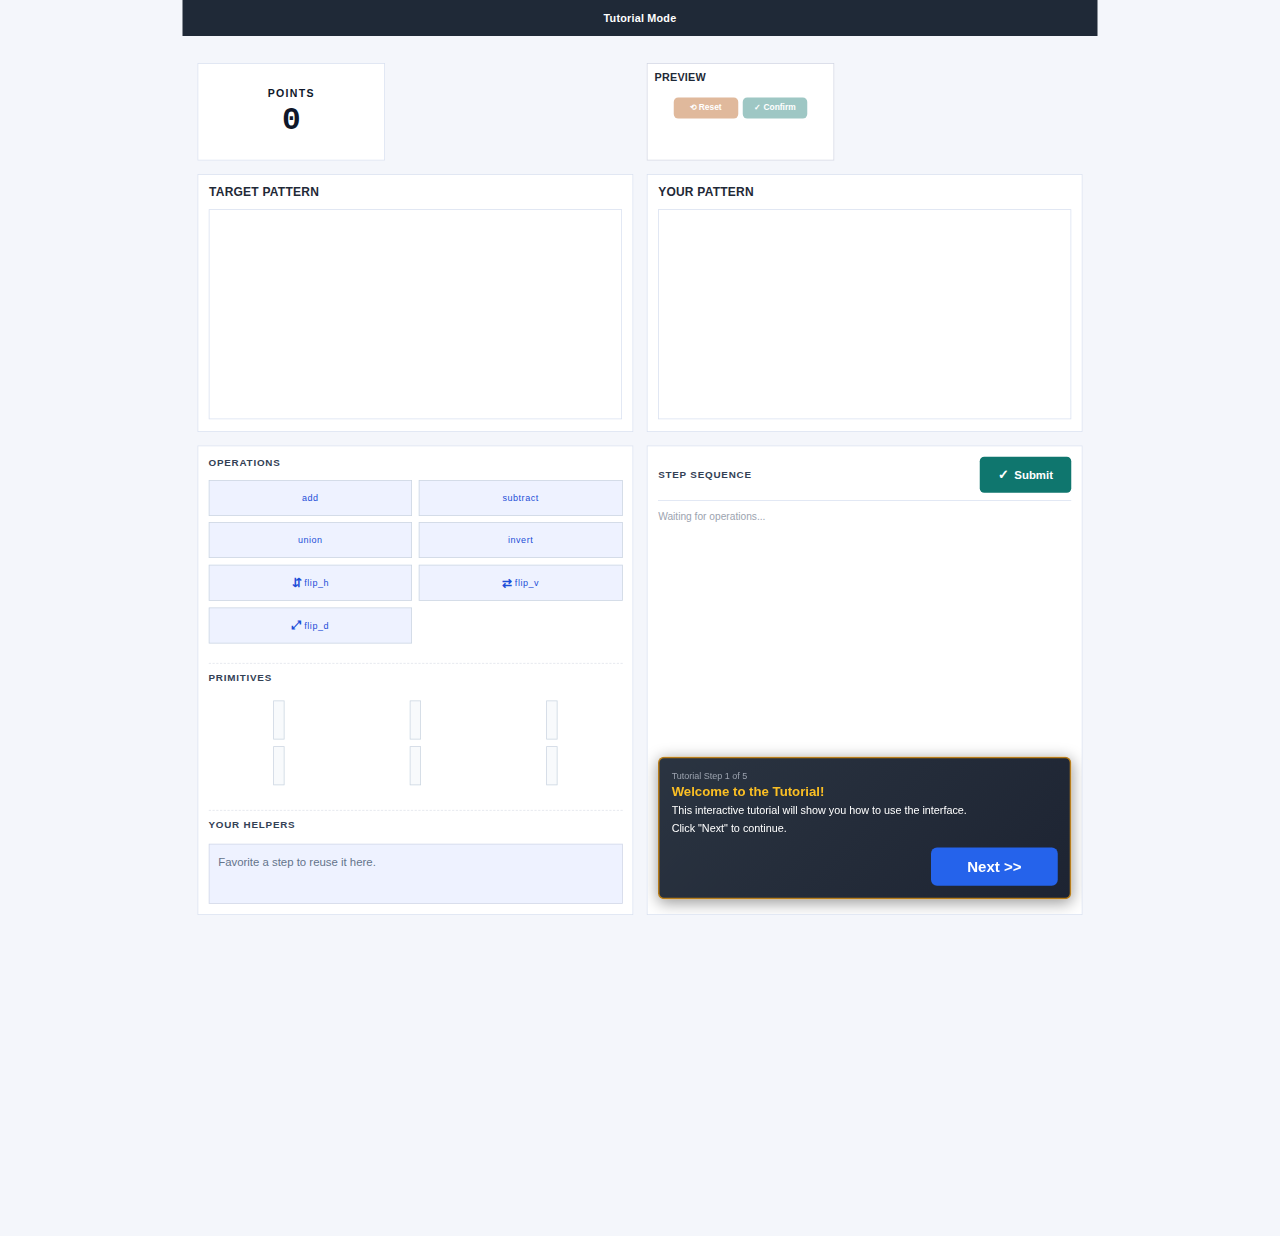
<file: routes/tutorial.html>
<!DOCTYPE html>
<html lang="en">
<head>
    <meta charset="UTF-8">
    <meta name="viewport" content="width=device-width, initial-scale=1.0, minimum-scale=1.0, maximum-scale=1.0">
    <title>Pattern DSL Experiment - Interactive Tutorial</title>
    <link rel="stylesheet" href="../css/styles.css">
    <style>
        /* Tutorial-specific styles */
        .tutorial-overlay {
            margin-top: 0.75rem;
            pointer-events: auto;
        }

        .tutorial-box {
            background: linear-gradient(135deg, rgba(31, 41, 55, 0.95) 0%, rgba(17, 24, 39, 0.95) 100%);
            border: 2px solid rgba(245, 158, 11, 0.7);
            border-radius: 8px;
            padding: 1rem;
            color: #fff;
            box-shadow: 0 4px 20px rgba(0, 0, 0, 0.4);
            backdrop-filter: blur(10px);
            pointer-events: auto;
            animation: fadeIn 0.4s ease-out;
            display: flex;
            flex-direction: column;
            overflow-y: auto;
        }
        
        @keyframes fadeIn {
            from {
                opacity: 0;
                transform: scale(0.95);
            }
            to {
                opacity: 1;
                transform: scale(1);
            }
        }
        
        .tutorial-box h2 {
            color: #fbbf24;
            margin: 0;
            font-size: 1.1rem;
            font-weight: 600;
        }
        
        .tutorial-box p {
            margin: 0.25rem 0;
            line-height: 1.4;
            font-size: 0.9rem;
        }
        
        .tutorial-box ul, .tutorial-box ol {
            margin: 0.25rem 0 0.25rem 1.5rem;
            padding: 0;
        }
        
        .tutorial-box li {
            margin-bottom: 0.2rem;
            font-size: 0.85rem;
            line-height: 1.3;
        }
        
        .tutorial-progress {
            color: #9ca3af;
            font-size: 0.75rem;
            margin: 0 0 0.25rem 0;
        }
        
        /* Practice-specific styles */
        .practice-info-card {
            background: linear-gradient(135deg, rgba(59, 130, 246, 0.1) 0%, rgba(37, 99, 235, 0.05) 100%);
            border: 2px solid rgba(59, 130, 246, 0.3);
            border-radius: 12px;
            padding: 1rem;
            margin-bottom: 1rem;
            color: #e5e7eb;
            grid-column: 1 / -1;
        }
        
        .practice-info-card h2 {
            color: #60a5fa;
            margin: 0 0 0.5rem 0;
            font-size: 1.2rem;
            font-weight: 600;
        }
        
        .practice-info-card p {
            margin: 0.3rem 0;
            font-size: 0.9rem;
            line-height: 1.4;
        }
        
        .practice-hint {
            background: rgba(245, 158, 11, 0.1);
            border-left: 3px solid #f59e0b;
            padding: 0.5rem 0.75rem;
            margin-top: 0.5rem;
            border-radius: 4px;
            font-size: 0.85rem;
            color: #fbbf24;
        }
        
        .practice-navigation {
            display: flex;
            justify-content: space-between;
            align-items: center;
            margin-top: 1rem;
            gap: 1rem;
        }
        
        .practice-counter {
            color: #9ca3af;
            font-size: 0.9rem;
            font-weight: 500;
        }
        
        .practice-nav-buttons {
            display: flex;
            gap: 0.5rem;
        }

    </style>
</head>
<body class="dark-page">
    <!-- Main Interface (same as task.html) -->
    <div id="experimentContent">
        <div class="progress-bar">
            <div class="progress-info">
                Tutorial Mode
            </div>
        </div>

        <div class="content-area">
            <div class="points-card" id="pointsCard" role="status" aria-live="polite">
                <div class="points-label">Points</div>
                <div class="points-value" id="pointsValue">0</div>
            </div>

            <div id="binaryPreviewPanel" class="panel-card preview-card binary-preview-panel">
                <h3 class="panel-title">PREVIEW</h3>
                <div class="binary-preview-header is-hidden">
                    <div id="binaryPreviewTitle" class="binary-preview-title"></div>
                </div>
                <div id="binaryPreviewPlaceholder" class="binary-preview-placeholder">Select an operation to get started</div>
                <div id="binaryPreviewBody" class="binary-preview-body" style="display:none;">
                    <div id="binaryInlineOpLabel" class="binary-inline-op">add(</div>
                    <div id="binaryOperandA" class="operand-box"></div>
                    <div class="binary-inline-comma">,</div>
                    <div id="binaryOperandB" class="operand-box"></div>
                    <div class="binary-inline-close">)</div>
                </div>
                <div id="unaryPreviewBody" class="binary-preview-body unary-preview-body" style="display:none;">
                    <div id="unaryInlineOpLabel" class="binary-inline-op">invert(</div>
                    <div id="unaryOperandBox" class="operand-box"></div>
                    <div class="binary-inline-close">)</div>
                </div>
                <div class="binary-preview-footer">
                    <button id="binaryResetBtn" class="btn btn-warning binary-cancel-btn" onclick="resetPendingOperation()" disabled>
                        ⟲ Reset
                    </button>
                    <button id="binaryConfirmBtn" class="btn btn-success binary-confirm-btn" onclick="confirmPendingOperation()" disabled>
                        ✓ Confirm
                    </button>
                </div>
            </div>

            <div class="panel-card target-card">
                <h3 class="panel-title">TARGET PATTERN</h3>
                <!-- Blank canvas shown during tutorial steps, hidden during practice -->
                <div id="tutorialBlankCanvas" class="workspace-canvas"></div>
                <!-- Real target pattern shown during practice -->
                <div id="targetPattern" class="pattern-view" style="position: absolute; visibility: hidden;"></div>
            </div>

            <div class="panel-card pattern-card">
                <h3 class="panel-title">YOUR PATTERN</h3>
                <div class="workspace-canvas" id="workspace"></div>
            </div>

            <div class="panel-card controls-card">
                <div class="controls-section operations-section">
                    <h4 class="panel-subtitle">OPERATIONS</h4>
                    <div class="section-panel">
                    <div class="operations-grid">
                        <button id="bin-add" data-op="add" class="transform-btn binary-btn" onclick="selectBinaryOp('add')" title="Add/OR two patterns">
                            <span class="btn-text">add</span>
                        </button>
                        <button id="bin-subtract" data-op="subtract" class="transform-btn binary-btn" onclick="selectBinaryOp('subtract')" title="Subtract one pattern from another">
                            <span class="btn-text">subtract</span>
                        </button>
                        <button id="bin-union" data-op="union" class="transform-btn binary-btn" onclick="selectBinaryOp('union')" title="Union/AND two patterns">
                            <span class="btn-text">union</span>
                        </button>
                        <button class="transform-btn unary-btn" data-op="invert" onclick="applyTransform('invert')" title="Invert pattern (flip black/white)">
                            <span class="btn-text">invert</span>
                        </button>
                        <button class="transform-btn unary-btn" data-op="reflect_horizontal" onclick="applyTransform('reflect_horizontal')" title="Reflect horizontally - top ⟷ bottom">
                            <span class="btn-arrow">⇵</span>
                            <span class="btn-text">flip_h</span>
                        </button>
                        <button class="transform-btn unary-btn" data-op="reflect_vertical" onclick="applyTransform('reflect_vertical')" title="Reflect vertically - left ⟷ right">
                            <span class="btn-arrow">⇄</span>
                            <span class="btn-text">flip_v</span>
                        </button>
                        <button class="transform-btn unary-btn" data-op="reflect_diag" onclick="applyTransform('reflect_diag')" title="Reflect diagonally">
                            <span class="btn-arrow">⤢</span>
                            <span class="btn-text">flip_d</span>
                        </button>
                    </div>
                    </div>
                </div>
                <div class="controls-section primitives-section">
                    <h4 class="panel-subtitle">PRIMITIVES</h4>
                    <div class="section-panel">
                    <div class="primitives-grid-inline">
                        <button class="primitive-btn" data-op="blank" onclick="applyPrimitive('blank')" title="Create blank pattern">
                            <span class="btn-icon"></span>
                        </button>
                        <button class="primitive-btn" data-op="line_horizontal" onclick="applyPrimitive('line_horizontal')" title="Horizontal line">
                            <span class="btn-icon"></span>
                        </button>
                        <button class="primitive-btn" data-op="line_vertical" onclick="applyPrimitive('line_vertical')" title="Vertical line">
                            <span class="btn-icon"></span>
                        </button>
                        <button class="primitive-btn" data-op="diagonal" onclick="applyPrimitive('diagonal')" title="Diagonal line">
                            <span class="btn-icon"></span>
                        </button>
                        <button class="primitive-btn" data-op="square" onclick="applyPrimitive('square')" title="Square shape">
                            <span class="btn-icon"></span>
                        </button>
                        <button class="primitive-btn" data-op="triangle" onclick="applyPrimitive('triangle')" title="Triangle shape">
                            <span class="btn-icon"></span>
                        </button>
                    </div>
                    </div>
                </div>
                <div class="controls-section helpers-section">
                    <div class="helpers-header-row">
                        <h3 class="helpers-title">YOUR HELPERS</h3>
                    </div>
                    <div class="section-panel helpers-panel">
                        <div id="favoritesShelf" class="helpers-grid">
                            <div class="helpers-empty">Favorite a step to reuse it here.</div>
                        </div>
                    </div>
                </div>
            </div>

            <div class="panel-card program-card">
                <div class="program-header">
                    <h3>STEP SEQUENCE</h3>
                    <button class="btn btn-success program-submit" onclick="submitAnswer()" title="Submit your answer">
                        <span style="font-size:1.1rem; margin-right:0.2rem;">✓</span> Submit
                    </button>
                </div>
                <div class="operations-log" id="operationsLog">
                    <span style="color: #9ca3af; font-size: 0.85rem;">Waiting for operations...</span>
                </div>
                
                <!-- Tutorial Overlay placed within Your Program panel -->
                <div id="tutorialOverlay" class="tutorial-overlay">
                    <div class="tutorial-box">
                        <div class="tutorial-progress">Tutorial Step <span id="tutorialStep">1</span> of <span id="tutorialTotal">5</span></div>
                        <div class="tutorial-text">
                            <h2 id="tutorialTitle">Welcome to the Tutorial!</h2>
                            <div id="tutorialContent">
                                <p>This interactive tutorial will show you how to use the interface.</p>
                                <p>Click "Next" to continue.</p>
                            </div>
                        </div>
                        <div class="tutorial-actions" style="margin-top: 0.75rem; text-align: right;">
                            <button class="big-button" id="tutorialNextBtn">Next >></button>
                        </div>
                    </div>
                </div>
            </div>
        </div>

        <!-- Feedback Modal for Submit Results -->
        <div class="feedback-modal" id="feedbackModal">
            <div class="feedback-content">
                <div class="feedback-icon" id="feedbackIcon"></div>
                <div class="feedback-message" id="feedbackMessage"></div>
            </div>
        </div>
    </div>

    <script type="module" src="../js/tutorial.js"></script>
</body>
</html>
</file>
<file: css/styles.css>
:root {
    --color-page-bg: #f4f6fb;
    --color-surface: #ffffff;
    --color-surface-soft: #f8fafc;
    --color-border: #d8e0f0;
    --color-border-strong: #c0c9dc;
    --color-text: #1f2937;
    --color-text-muted: #64748b;
    --color-primary: #2563eb;
    --color-primary-soft: #dbeafe;
    --color-primary-strong: #1d4ed8;
    --color-success: #059669;
    --color-warning: #f59e0b;
    --color-danger: #dc2626;
    --color-glow: rgba(245, 158, 11, 0.28);
    --color-shadow: rgba(15, 23, 42, 0.08);
    --font-sans: -apple-system, BlinkMacSystemFont, "Segoe UI", Roboto, "Helvetica Neue", sans-serif;
    --font-mono: "JetBrains Mono", "SFMono-Regular", Menlo, Consolas, monospace;
    /* Optimized layout: compress left columns, expand Program column */
    --layout-max-width: 1220px;
    --header-row-height: 130px;
    --ui-scale: 1;
    /* New column widths: 250-250-250-380 for better Program space */
    --layout-columns: 250px 250px 250px 380px;
    --layout-rows: 130px 560px;
}

.app-toast {
    display: inline-block;
    min-width: 120px;
    max-width: 320px;
    word-break: break-word;
}

.app-toast-error {
    background: #ef4444; /* red */
}

.app-toast-warning {
    background: #f59e0b; /* amber */
}

* {
    margin: 0;
    padding: 0;
    box-sizing: border-box;
}

.hidden {
    display: none !important;
}

/* Progressive content reveal animation */
.content-line {
    opacity: 0;
    transform: translateY(10px);
    transition: opacity 0.4s ease, transform 0.4s ease;
}

.content-line.hidden {
    display: none;
}

.content-line.fade-in {
    opacity: 1;
    transform: translateY(0);
}

/* Tutorial pulse animation for "Next" button */
@keyframes pulse {
    0%, 100% {
        transform: scale(1);
        box-shadow: 0 0 0 0 rgba(245, 158, 11, 0.7);
    }
    50% {
        transform: scale(1.05);
        box-shadow: 0 0 20px 10px rgba(245, 158, 11, 0);
    }
}

.pulse-animation {
    animation: pulse 1.5s ease-in-out infinite;
}

body {
    font-family: var(--font-sans);
    min-height: 100vh;
}

/* Magic Stones inspired page styles */
.light-page, .dark-page {
    margin: 0;
    padding: 4em 15%;
}

.light-page {
    background-color: #f4f4f4;
    color: #4c4c4c;
}

.dark-page {
    background-color: #0b0c10;
    color: #c5c6c7;
}

.light-page h1 {
    color: #000;
}

.dark-page h1 {
    color: #fff;
}

/* Frame and instruction boxes */
.frame {
    background: #fff;
    padding: 2em 3em;
    border-radius: 8px;
    margin: 2em 0;
    box-shadow: 0 2px 8px rgba(0,0,0,0.1);
}

.instruction {
    background-color: #1f2937;
    border-radius: 8px;
    padding: 2em 3em;
    margin: 2em 0;
    font-size: 1.05rem;
    color: #c5c6c7;
}

.light-page .instruction {
    background: #fff;
    color: #1f2937;
    box-shadow: 0 2px 8px rgba(0,0,0,0.1);
}

.instruction h2 {
    color: #fff;
    margin-top: 0;
    margin-bottom: 1.5rem;
}

.light-page .instruction h2 {
    color: #1f2937;
}

.instruction h3 {
    color: #fbbf24;
    margin-top: 2rem;
    margin-bottom: 1rem;
}

.light-page .instruction h3 {
    color: #d97706;
}

.instruction ul {
    margin-left: 1.5rem;
    margin-bottom: 1rem;
}

.instruction ol {
    margin-left: 1.5rem;
    margin-bottom: 1rem;
}

.instruction li {
    margin-bottom: 0.85rem;
    line-height: 1.7;
}

.instruction p {
    line-height: 1.75;
    margin-bottom: 1rem;
}

.instruction .content-line {
    margin-bottom: 0.5rem;
}

.instruction .content-line h3 {
    margin-top: 2.5rem;
    margin-bottom: 1.2rem;
}

.instruction .content-line:first-child h3 {
    margin-top: 1.5rem;
}

/* Button group */
.button-group {
    display: flex;
    flex-direction: row;
    justify-content: center;
    align-items: center;
    margin: 2rem 0;
}

.big-button {
    background-color: #2563eb;
    font-size: 1.25rem;
    padding: 0.85rem 3rem;
    color: #fff;
    border-radius: 8px;
    border: none;
    cursor: pointer;
    font-weight: 600;
    transition: background 0.2s ease;
}

.big-button:hover {
    background-color: #1d4ed8;
}

.big-button:disabled {
    background-color: #9ca3af;
    cursor: not-allowed;
}

/* Scrollable consent info */
#consent-info {
    height: 450px;
    overflow-y: scroll;
    padding: 0 1rem;
    margin-bottom: 1.5rem;
}

#consent-info::-webkit-scrollbar {
    width: 8px;
}

#consent-info::-webkit-scrollbar-track {
    background: #f1f1f1;
    border-radius: 4px;
}

#consent-info::-webkit-scrollbar-thumb {
    background: #888;
    border-radius: 4px;
}

#consent-info::-webkit-scrollbar-thumb:hover {
    background: #555;
}

#consent-info h3 {
    margin-top: 1.5rem;
    margin-bottom: 0.75rem;
    font-size: 1.1rem;
    font-weight: 600;
    color: var(--color-text);
}

#consent-info ul, #consent-info ol {
    margin-left: 1.5rem;
    margin-bottom: 1rem;
}

#consent-info li {
    margin-bottom: 0.5rem;
    line-height: 1.6;
}

#consent-info p {
    line-height: 1.7;
    margin-bottom: 1rem;
}

#consent-info p strong {
    margin-top: 1.2rem;
    display: inline-block;
}

#consent-info a {
    color: #2563eb;
    text-decoration: none;
}

#consent-info a:hover {
    text-decoration: underline;
}

/* Reminder page styles */
#reminder .frame p {
    line-height: 1.8;
    margin-bottom: 1rem;
    font-size: 1.05rem;
}

#reminder .frame ul {
    margin-top: 1rem;
    margin-left: 1.5rem;
}

#reminder .frame li {
    margin-bottom: 1rem;
    line-height: 1.7;
    font-size: 1.05rem;
}

/* Comprehension page styles */
#comprehension .frame {
    padding: 2.5em 3.5em;
}

#comprehension form ol {
    counter-reset: question-counter;
    list-style: none;
    padding-left: 0;
}

#comprehension form ol > li {
    counter-increment: question-counter;
    margin-bottom: 0.3rem;
    font-weight: 600;
    font-size: 1.05rem;
    line-height: 1.4;
}

#comprehension form ol > li::before {
    content: counter(question-counter) ". ";
}

#comprehension form p {
    margin-top: 0;
    margin-bottom: 2rem;
    padding-left: 1.5rem;
    font-weight: normal;
    line-height: 2.2;
    font-size: 1rem;
}

#comprehension form input[type="radio"] {
    margin-right: 0.6rem;
    margin-bottom: 0;
    vertical-align: middle;
}

#comprehension form p br {
    display: block;
    content: "";
    margin-top: 0.4rem;
}

/* Task page styles */
body:has(#experimentContent) {
    background: var(--color-page-bg);
    padding: 0;
    display: flex;
    flex-direction: column;
    align-items: center;
}

.randomize-option input[type="checkbox"] {
    width: 20px;
    height: 20px;
    margin-right: 0.8rem;
    cursor: pointer;
}

.start-btn {
    border: none;
    border-radius: 0;
    padding: 0.95rem 2.8rem;
    background: var(--color-primary);
    color: white;
    font-size: 1.15rem;
    font-weight: 600;
    cursor: pointer;
    transition: background 0.2s ease;
    box-shadow: none;
}

.start-btn:hover {
    background: #1d4ed8;
}

/* ------------------------------------------------------------------
   Global layout and progress
------------------------------------------------------------------- */

.progress-bar {
    background: #1f2937;
    color: white;
    padding: 0.55rem 1.5rem;
    display: flex;
    align-items: center;
    justify-content: space-between;
    gap: 1.5rem;
    box-shadow: none;
    width: min(100%, var(--layout-max-width));
    margin: 0 auto;
    min-height: 48px;
}

.progress-info {
    font-weight: 600;
    font-size: 0.9rem;
    letter-spacing: 0.02em;
}

.progress-track {
    flex: 1;
    max-width: 540px;
    height: 8px;
    border-radius: 0;
    background: rgba(255, 255, 255, 0.18);
    overflow: hidden;
}

.progress-fill {
    height: 100%;
    background: var(--color-primary);
    transition: width 0.3s ease;
}

#experimentContent {
    width: var(--layout-max-width);
    min-width: var(--layout-max-width);
    max-width: var(--layout-max-width);
    display: flex;
    flex-direction: column;
    align-items: center;
    gap: 1.25rem;
    margin: 0 auto;
    transform: scale(var(--ui-scale));
    transform-origin: top center;
}

.content-area {
    display: grid;
    /* Optimized: 250+250+250+380 = 1130px + 3×1rem gaps = 1190px */
    grid-template-columns: var(--layout-columns, 250px 250px 250px 380px);
    /* Fixed header row height and main content height */
    grid-template-rows: var(--layout-rows, var(--header-row-height) 560px);
    /* Use four distinct columns so preview aligns with controls and program */
    grid-template-areas:
        "points preview controls program"
        "target workspace controls program";
    width: var(--layout-max-width);
    padding: 1rem;
    box-sizing: border-box;
    gap: 1rem;
    margin: 0 auto;
}

.panel-card {
    background: var(--color-surface);
    border-radius: 0;
    padding: 0.9rem;
    box-shadow: none;
    border: 1px solid var(--color-border);
    display: flex;
    flex-direction: column;
    position: relative;
    min-height: 0;
    height: 100%;
    max-height: 100%;
    overflow: hidden;
}

.target-card { 
    grid-area: target;
    padding: 0.9rem 0.9rem 1rem;
    display: flex;
    flex-direction: column;
}
.pattern-card { 
    grid-area: workspace;
    padding: 0.9rem 0.9rem 1rem;
    display: flex;
    flex-direction: column;
}
.program-card { grid-area: program; }
.controls-card { 
    grid-area: controls;
    padding: 0.85rem;
}
.preview-card { grid-area: preview; }
.points-card {
    grid-area: points;
    background: #ffffff;
    border-radius: 0;
    box-shadow: none;
    border: 1px solid var(--color-border);
    display: flex;
    flex-direction: column;
    align-items: center;
    justify-content: center;
    height: var(--header-row-height);
    min-height: var(--header-row-height);
    max-height: var(--header-row-height);
    padding: 0.65rem;
    color: #0f172a;
    text-align: center;
    max-width: 250px;
    width: 100%;
    justify-self: start;
}
.points-label {
    font-size: 0.88rem;
    font-weight: 700;
    text-transform: uppercase;
    letter-spacing: 0.12em;
}
.points-value {
    margin-top: 0.5rem;
    font-size: 2.6rem;
    font-weight: 800;
    line-height: 1;
    font-family: var(--font-mono);
}

.panel-card.target-card,
.panel-card.pattern-card {
    align-items: stretch;
    justify-content: flex-start;
}

.panel-title,
.panel-subtitle {
    font-weight: 700;
    color: var(--color-text);
    letter-spacing: 0.02em;
}

.panel-title {
    font-size: 1rem;
    margin-bottom: 0.9rem;
}

.panel-subtitle {
    font-size: 0.82rem;
    margin-bottom: 0.75rem;
    text-transform: uppercase;
    color: #334155;
    letter-spacing: 0.08em;
}

.pattern-view,
.workspace-canvas {
    flex: 1;
    display: flex;
    align-items: center;
    justify-content: center;
    background: #ffffff;
    border-radius: 0;
    border: 1px solid var(--color-border);
    padding: 0.8rem;
    min-height: 280px;
}

.workspace-canvas svg,
.pattern-view svg {
    max-width: 100%;
    max-height: 100%;
    width: 200px;
    height: 200px;
    object-fit: contain;
}

/* Program panel --------------------------------------------------- */

.program-card {
    padding: 0.85rem 0.9rem 1.25rem; /* give a bit more space at the bottom */
    display: flex;
    flex-direction: column;
    gap: 0.8rem;
    min-width: 0;
    max-height: 100%;
    overflow: hidden;
}

.program-header {
    display: flex;
    justify-content: space-between;
    align-items: center;
    gap: 1rem;
    padding-bottom: 0.65rem;
    border-bottom: 1px solid var(--color-border);
    flex-shrink: 0;
}

.program-header h3 {
    margin-right: auto;
    font-size: 0.82rem;
    font-weight: 700;
    text-transform: uppercase;
    color: #334155;
    letter-spacing: 0.08em;
}

.operations-log {
    flex: 1;
    overflow-y: auto;
    overflow-x: hidden;
    display: flex;
    flex-direction: column;
    gap: 0.65rem;
    padding-right: 0.35rem;
    padding-bottom: 0.6rem; /* extra breathing room at bottom */
    min-height: 0;
    scroll-behavior: smooth;
}

.operations-log::-webkit-scrollbar {
    width: 6px;
}

.operations-log::-webkit-scrollbar-track {
    background: var(--color-surface-soft);
    border-radius: 0;
}

.operations-log::-webkit-scrollbar-thumb {
    background: var(--color-border-strong);
    border-radius: 0;
}

.operations-log::-webkit-scrollbar-thumb:hover {
    background: var(--color-primary);
}

.operation-thumb {
    display: flex;
    align-items: center;
    gap: 0.6rem;
    padding: 0.55rem 2.8rem 0.55rem 0.6rem;
    border-radius: 0;
    border: 1px solid rgba(148, 163, 184, 0.4);
    background: #ffffff;
    cursor: pointer;
    position: relative;
    transition: background 0.15s ease, border-color 0.15s ease;
    min-width: 0;
}

.operation-thumb:hover {
    background: #f1f5f9;
    border-color: rgba(99, 102, 241, 0.4);
}

.operation-thumb.selected {
    border-color: #2563eb;
    background: #e0e7ff;
}

/* Favorites add button shows on hover to reduce clutter */
.operation-thumb .favorite-add-btn,
.operation-thumb .favorite-badge {
    position: absolute;
    top: 50%;
    transform: translateY(-50%);
    right: 8px;
    z-index: 2;
}

.operation-thumb .favorite-add-btn {
    width: 26px;
    height: 26px;
    display: inline-flex;
    align-items: center;
    justify-content: center;
    border-radius: 0;
    border: 1px solid #d97706;
    background: #fff7ed;
    color: #9a3412;
    font-weight: 700;
    font-size: 0.85rem;
    cursor: pointer;
    transition: background 0.15s ease, border-color 0.15s ease;
}

.operation-thumb .favorite-add-btn:hover {
    background: #fde68a;
    border-color: #b45309;
}

.operation-thumb .favorite-badge {
    color: #b45309;
    font-weight: 700;
    font-size: 1rem;
}

.operation-thumb.newly-added-binary {
    border-color: #7c3aed;
    background: #ede9fe;
}

.operation-thumb.newly-added-primitive {
    border-color: #2563eb;
    background: #e0f2fe;
}

.operation-thumb.newly-added-transform {
    border-color: #059669;
    background: #d1fae5;
}

.selection-badge {
    position: absolute;
    top: 0.35rem;
    right: 0.35rem;
    width: 1.25rem;
    height: 1.25rem;
    border-radius: 9999px;
    background: #f97316;
    color: white;
    font-weight: 600;
    display: flex;
    align-items: center;
    justify-content: center;
    box-shadow: none;
    font-size: 0.7rem;
}

.line-number {
    flex-shrink: 0;
    width: 1.5rem;
    height: 1.5rem;
    border-radius: 9999px;
    background: rgba(226, 232, 240, 0.8);
    display: flex;
    align-items: center;
    justify-content: center;
    font-weight: 600;
    color: #1e293b;
    font-size: 0.75rem;
}

.thumb-svg {
    flex-shrink: 0;
    width: 44px;
    height: 44px;
    border-radius: 0;
    overflow: hidden;
    background: white;
    box-shadow: inset 0 0 0 1px rgba(148, 163, 184, 0.35);
    display: flex;
    align-items: center;
    justify-content: center;
    padding: 3px; /* increased padding to prevent edge clipping */
}

.thumb-svg svg {
    width: 28px;
    height: 28px;
}

.thumb-label {
    flex: 1;
    min-width: 0;
    font-size: 0.82rem;
    font-weight: 600;
    color: var(--color-text-muted);
    display: flex;
    align-items: center;
    gap: 0.35rem;
    overflow: hidden;
}

.program-expr {
    display: inline-flex;
    align-items: center;
    flex-wrap: nowrap;
    gap: 0.3rem;
    font-family: var(--font-mono);
    font-size: 0.78rem;
    background: transparent;
    padding: 0;
    border-radius: 0;
    white-space: nowrap;
    max-width: 100%;
    overflow: visible; /* changed to visible to prevent icon clipping */
}

.program-expr-op,
.program-expr-comma,
.program-expr-close {
    color: #c2410c;
    font-weight: 600;
    flex-shrink: 0;
}

.program-expr-thumb {
    display: inline-flex;
    align-items: center;
    justify-content: center;
    width: var(--binary-operand-size, 72px);
    height: var(--binary-operand-size, 72px);
    border-radius: 0;
    background: #ffffff;
    border: 1px solid #cbd5e1;
    padding: 0;
    flex-shrink: 0;
}

.program-expr-thumb svg {
    width: 100%;
    height: 100%;
}

.program-expr-label {
    font-family: var(--font-mono);
    font-size: 0.82rem;
    color: #475569;
    opacity: 0.75;
    display: inline-flex;
    align-items: center;
}

/* Controls -------------------------------------------------------- */

.controls-card {
    display: flex;
    flex-direction: column;
    gap: 1rem;
    overflow: visible;
    min-height: 0;
}

.controls-section {
    display: flex;
    flex-direction: column;
    gap: 0.55rem;
    flex-shrink: 0;
}

.helpers-section {
    flex: 1 1 auto;
    min-height: 100px;
    display: flex;
    flex-direction: column;
}

/* Sub-panels inside controls to match mockup cards */
.section-panel {
    background: transparent;
    border: none;
    border-radius: 0;
    padding: 0;
}

.controls-section + .controls-section {
    padding-top: 0.65rem;
    margin-top: 0.65rem;
    border-top: 1px dashed rgba(148, 163, 184, 0.3);
}

.controls-section .panel-subtitle {
    margin-bottom: 0.45rem;
}

.preview-card {
    gap: 0.6rem;
    background: #ffffff;
    border: 1px solid #d1d5e3;
    /* Align with Controls column */
    justify-self: stretch;
    max-width: 250px;
    width: 250px;
    height: auto;
    min-height: var(--header-row-height);
    max-height: 180px;
    overflow: hidden;
    display: flex;
    flex-direction: column;
    justify-content: flex-start;
    padding: 0.6rem;
}

.operations-grid {
    display: grid;
    grid-template-columns: repeat(3, minmax(0, 1fr));
    gap: 0.55rem;
}

.primitives-grid-inline {
    display: grid;
    grid-template-columns: repeat(3, minmax(68px, 1fr));
    gap: 0.55rem;
    padding: 0.55rem;
    border-radius: 0;
    background: transparent;
    border: none;
    min-height: 0;
    flex: 1 1 auto;
    max-height: 420px; /* allow many items with scroll */
    min-height: 100px;
    overflow-y: auto;
    overflow-x: hidden;
    justify-items: center;
    justify-content: center;
}

.helpers-panel { 
    background: #eef2ff; 
    border-color: rgba(148,163,184,0.45);
    padding: 0.55rem;
    border-radius: 0;
    border: 1px solid rgba(148, 163, 184, 0.35);
    flex: 1 1 auto;
    min-height: 80px;
    max-height: none;
    overflow-y: auto;
    overflow-x: hidden;
}

.helpers-panel::-webkit-scrollbar {
    width: 6px;
}

.helpers-panel::-webkit-scrollbar-thumb {
    background: rgba(148, 163, 184, 0.55);
    border-radius: 0;
}

.helpers-grid::-webkit-scrollbar {
    width: 6px;
}

.helpers-grid::-webkit-scrollbar-thumb {
    background: rgba(148, 163, 184, 0.55);
    border-radius: 0;
}

.helpers-grid {
    display: flex;
    flex-wrap: wrap;
    gap: 0.5rem;
    justify-content: flex-start;
}

.helpers-empty {
    font-size: 0.95rem;
    color: var(--color-text-muted);
    text-align: left;
    padding: 0.4rem 0.2rem;
}

/* Helper item with delete button for freeplay */
.helper-item {
    position: relative;
    display: inline-block;
}

.helper-delete {
    position: absolute;
    top: -4px;
    right: -4px;
    width: 18px;
    height: 18px;
    border-radius: 50%;
    background: #ef4444;
    color: white;
    border: none;
    cursor: pointer;
    font-size: 14px;
    line-height: 1;
    padding: 0;
    z-index: 10;
    opacity: 0;
    transition: opacity 0.2s;
}

.helper-item:hover .helper-delete {
    opacity: 1;
}

.helpers-section .panel-subtitle {
    font-size: 0.82rem;
    font-weight: 700;
    text-transform: uppercase;
    color: #334155;
    letter-spacing: 0.08em;
    margin-bottom: 0.6rem;
}

.helpers-title {
    font-size: 0.82rem;
    font-weight: 700;
    text-transform: uppercase;
    color: #334155;
    letter-spacing: 0.08em;
    margin: 0 0 0.6rem 0;
}

.btn,
.transform-btn,
.binary-btn,
.primitive-btn {
    border: 1px solid #cbd5e1;
    border-radius: 0;
    padding: 0.45rem 0.7rem;
    background: #f8fafc;
    color: #1f2937;
    font-size: 0.78rem;
    font-weight: 500;
    text-transform: none;
    letter-spacing: 0;
    cursor: pointer;
    transition: background 0.15s ease, border-color 0.15s ease;
    box-shadow: none;
    display: inline-flex;
    align-items: center;
    justify-content: center;
    gap: 0.25rem;
        min-height: 48px; /* Changed to restore general button minimum height */
}

.btn:hover,
.transform-btn:hover,
.binary-btn:hover,
.primitive-btn:hover {
    background: #e2e8f0;
    border-color: #a8b4c6;
}

.binary-btn {
    background: #eef2ff;
    color: #1d4ed8;
}

.binary-btn.selected,
.unary-btn.selected {
    background: #1d4ed8;
    color: #ffffff;
    border-color: #1d4ed8;
}

/* Make unary buttons share the same base appearance as binary buttons */
.unary-btn {
    background: #eef2ff;
    color: #1d4ed8;
}

.binary-btn.disabled,
.transform-btn.disabled,
.primitive-btn.disabled,
.btn:disabled {
    opacity: 0.4;
    cursor: not-allowed !important;
    transform: none !important;
    box-shadow: none !important;
}

.primitive-btn {
    min-height: 52px;
    border-radius: 0;
    background: #f8fafc;
    border-color: #cbd5e1;
    padding: 0.4rem;
}

.primitive-btn svg {
    width: 34px;
    height: 34px;
}

.primitive-btn.selected {
    border-color: #1d4ed8;
    background: #e0e7ff;
}

.transform-btn.selected,
.binary-btn.selected {
    border-color: #1d4ed8;
    box-shadow: none;
}

.primitive-btn.binary-selected {
    border: 2px solid #b45309;
    background: #fff7ed;
    box-shadow: none;
    animation: none;
}

.btn-primary {
    background: #1d4ed8;
    color: white;
    border-color: #1d4ed8;
}

.btn-success,
.binary-confirm-btn {
    background: #0f766e;
    color: white;
    border-color: #0f766e;
    box-shadow: none;
}

.btn-warning,
.binary-cancel-btn {
    background: #b45309;
    color: white;
    border-color: #b45309;
    box-shadow: none;
}

/* Binary preview inline panel ------------------------------------ */

.preview-card .panel-title {
    font-size: 0.9rem;
    margin-bottom: 0.4rem;
    font-weight: 700;
}

.binary-preview-panel {
    display: flex;
    flex-direction: column;
    gap: 0.5rem;
    animation: slideDown 0.25s ease-out;
    flex: 1;
    min-height: 0;
}

.binary-preview-header {
    /* Hide header to avoid layout jumping when entering operations */
    display: none !important;
}

.binary-preview-header::before {
    content: "⚡";
    display: inline-flex;
    align-items: center;
    justify-content: center;
    width: 1.75rem;
    height: 1.75rem;
    border-radius: 0;
    background: rgba(249, 115, 22, 0.18);
}

.binary-preview-title {
    font-size: 0.95rem;
    line-height: 1.45;
}

.binary-preview-placeholder { display: none; }

.binary-preview-body {
    --binary-operand-size: 60px;
    display: flex;
    align-items: stretch;
    flex-wrap: nowrap;
    justify-content: center;
    gap: 0.5rem;
    padding: 0;
    border: none;
    border-radius: 0;
    background: transparent;
    box-shadow: none;
    /* center preview content */
    margin: 0 auto;
    flex: 1;
    min-height: 0;
}

/* Compact the preview content so it fits in the 120px header row */
.preview-card .binary-preview-body {
    --binary-operand-size: 52px; /* enough space for complete icon */
    padding: 0;
    align-items: center;
    gap: 0.3rem;
}

.binary-inline-op,
.binary-inline-comma,
.binary-inline-close {
    font-family: var(--font-mono);
    font-weight: 600;
    font-size: 0.7rem;
    color: #475569;
    display: inline-flex;
    align-items: center;
    justify-content: center;
    min-height: var(--binary-operand-size);
    padding: 0 0.2rem;
    line-height: 1;
}

.binary-inline-op,
.binary-inline-comma,
.binary-inline-close {
    color: #c2410c;
}

.operand-box {
    width: var(--binary-operand-size, 72px);
    height: var(--binary-operand-size, 72px);
    border-radius: 0;
    border: 1px solid #cbd5e1;
    background: #ffffff;
    display: flex;
    align-items: center;
    justify-content: center;
    position: relative;
    cursor: pointer;
    transition: border-color 0.15s ease;
    padding: 0;
}

.operand-box svg {
    width: 100% !important;
    height: 100% !important;
    display: block;
}

.preview-card .operand-box svg {
    width: 100% !important;
    height: 100% !important;
}

/* Make program expression operands reuse preview icon sizing */
.program-card .program-expr .operand-box {
    --binary-operand-size: 52px;
}
.program-card .program-expr .operand-box svg {
    width: 100% !important;
    height: 100% !important;
}

/* Step result thumbnail in Your Program: match preview sizing */
.program-card .operation-thumb > .operand-box.program-result {
    --binary-operand-size: 52px;
    margin-right: 0.2rem;
}
.program-card .operation-thumb > .operand-box.program-result svg {
    width: 100% !important;
    height: 100% !important;
}

.operand-box:not(:empty) {
    border-color: #1d4ed8;
    background: #ffffff;
}

.operand-box:empty::before {
    content: "operand";
    text-transform: none;
    font-size: 0.7rem;
    letter-spacing: 0.04em;
    color: #64748b;
    font-weight: 500;
}

#binaryOperandA:empty::before { content: "operand a"; }
#binaryOperandB:empty::before { content: "operand b"; }

/* Pulse highlight on operand boxes when filled from favorites */
.operand-pulse-a { animation: operandPulseA 650ms ease-out; }
.operand-pulse-b { animation: operandPulseB 650ms ease-out; }
.operand-pulse-u { animation: operandPulseU 650ms ease-out; }

.binary-preview-footer {
    margin-top: auto;
    padding-top: 0;
    border-top: none;
    display: flex;
    justify-content: center;
    gap: 0.4rem;
    flex-shrink: 0;
}

.preview-card .binary-preview-footer {
    margin-top: 0.3rem;
}

.binary-preview-footer .btn {
    min-width: 86px;
    justify-content: center;
    padding: 0.35rem 0.5rem;
    font-size: 0.7rem;
    min-height: 28px;
}

#workspace.preview-glow {
    box-shadow: none;
    outline: 2px solid #f59e0b;
    outline-offset: -4px;
}


/* Feedback & completion modals ----------------------------------- */

.feedback-modal,
.completion-modal {
    position: fixed;
    inset: 0;
    display: none;
    align-items: center;
    justify-content: center;
    background: rgba(15, 23, 42, 0.55);
    backdrop-filter: blur(2px);
    z-index: 1500;
    animation: fadeIn 0.25s ease-out;
}

.feedback-modal.show,
.completion-modal.show,
.completion-modal[style*="display: flex"],
.feedback-modal[style*="display: flex"] {
    display: flex !important;
}

.feedback-content,
.modal-content {
    background: var(--color-surface);
    border-radius: 0;
    padding: 2.5rem 3rem;
    text-align: center;
    box-shadow: none;
    border: 1px solid rgba(148, 163, 184, 0.4);
    max-width: 460px;
    animation: slideUp 0.3s ease-out;
}

.feedback-icon {
    font-size: 3.2rem;
    margin-bottom: 0.75rem;
}

.feedback-icon.success { color: var(--color-success); }
.feedback-icon.error { color: var(--color-danger); }

.feedback-message {
    font-size: 1.4rem;
    font-weight: 700;
    color: var(--color-text);
    line-height: 1.45;
}

.modal-content h2 {
    font-size: 1.8rem;
    margin-bottom: 0.75rem;
}

.modal-content p {
    color: var(--color-text-muted);
    margin-bottom: 1.5rem;
}

.completion-points {
    color: var(--color-primary-strong);
    font-weight: 700;
    font-size: 1.15rem;
}

/* Free Play Completion Modal Styles */
.modal {
    position: fixed;
    inset: 0;
    display: none;
    align-items: center;
    justify-content: center;
    background: rgba(15, 23, 42, 0.85);
    backdrop-filter: blur(8px);
    z-index: 2000;
    animation: fadeIn 0.2s ease-out;
}

.completion-container {
    width: 100%;
}

.completion-header {
    text-align: center;
}

.completion-header h2 {
    font-size: 1.75rem;
    margin-bottom: 0.5rem;
}

.completion-subtitle {
    font-size: 1rem;
}

.completion-stats {
    display: grid;
    grid-template-columns: repeat(3, 1fr);
    gap: 1.5rem;
    margin-bottom: 2rem;
    padding: 1.5rem;
    background: rgba(30, 41, 59, 0.5);
    border-radius: 8px;
}

.stat-item {
    text-align: center;
}

.stat-label {
    display: block;
    font-size: 0.85rem;
    color: #94a3b8;
    text-transform: uppercase;
    letter-spacing: 0.5px;
    margin-bottom: 0.5rem;
}

.stat-value {
    display: block;
    font-size: 2rem;
    font-weight: 700;
    color: #3b82f6;
}

.completion-actions {
    margin: 2rem 0;
    text-align: center;
}

.btn-large {
    padding: 1rem 2rem;
    font-size: 1.1rem;
}

.completion-note {
    text-align: center;
    color: #94a3b8;
    font-size: 0.95rem;
    margin-top: 1.5rem;
}

.completion-contact {
    text-align: center;
    color: #cbd5e1;
    font-size: 0.9rem;
    margin-top: 0.75rem;
    padding: 1rem;
    background: rgba(30, 41, 59, 0.3);
    border-radius: 6px;
}

.completion-contact strong {
    color: #3b82f6;
    font-weight: 600;
}

/* Utility animations ---------------------------------------------- */

@keyframes fadeIn {
    from { opacity: 0; }
    to { opacity: 1; }
}

@keyframes slideUp {
    from { transform: translateY(20px); opacity: 0; }
    to { transform: translateY(0); opacity: 1; }
}

@keyframes slideDown {
    from { transform: translateY(-10px); opacity: 0; }
    to { transform: translateY(0); opacity: 1; }
}

@keyframes operandPulseA {
    0% { box-shadow: 0 0 0 0 rgba(37,99,235,0.0), 0 14px 32px rgba(37,99,235,0.0); }
    35% { box-shadow: 0 0 0 8px rgba(37,99,235,0.18), 0 14px 32px rgba(37,99,235,0.28); }
    100% { box-shadow: 0 0 0 0 rgba(37,99,235,0.0), 0 14px 32px rgba(37,99,235,0.28); }
}
@keyframes operandPulseB {
    0% { box-shadow: 0 0 0 0 rgba(124,58,237,0.0), 0 14px 32px rgba(124,58,237,0.0); }
    35% { box-shadow: 0 0 0 8px rgba(124,58,237,0.18), 0 14px 32px rgba(124,58,237,0.28); }
    100% { box-shadow: 0 0 0 0 rgba(124,58,237,0.0), 0 14px 32px rgba(124,58,237,0.28); }
}
@keyframes operandPulseU {
    0% { box-shadow: 0 0 0 0 rgba(14,165,233,0.0), 0 14px 32px rgba(14,165,233,0.0); }
    35% { box-shadow: 0 0 0 8px rgba(14,165,233,0.18), 0 14px 32px rgba(14,165,233,0.28); }
    100% { box-shadow: 0 0 0 0 rgba(14,165,233,0.0), 0 14px 32px rgba(14,165,233,0.28); }
}

.btn-icon {
    display: inline-flex;
    align-items: center;
    justify-content: center;
}

.btn-text {
    font-size: 0.75rem;
    letter-spacing: 0.06em;
}

.btn-arrow {
    font-size: 1rem;
    font-weight: 700;
    color: var(--color-primary-strong);
    line-height: 1;
}

/* Ensure arrow icons become visible on selected (blue) buttons */
.binary-btn.selected .btn-arrow,
.unary-btn.selected .btn-arrow {
    color: white;
}

.primitive-btn.enabled,
.transform-btn.enabled,
.binary-btn.enabled {
    opacity: 1;
}

/* ------------------------------------------------------------------
   Responsive adjustments
------------------------------------------------------------------- */

@media (max-width: 1400px) {
    body {
        overflow-y: auto;
    }

    .progress-bar {
        flex-wrap: wrap;
        justify-content: center;
        gap: 0.75rem 1.25rem;
        text-align: center;
    }

    .progress-track {
        max-width: none;
        width: min(540px, 100%);
    }

    .content-area {
        grid-template-columns: minmax(0, 1fr) minmax(0, 1fr);
        grid-template-rows: repeat(3, auto);
        grid-template-areas:
            "points preview"
            "target workspace"
            "controls program";
        padding: 1rem 1.25rem;
        gap: 1.1rem;
        align-content: start;
    }

    .panel-card {
        min-height: 0;
    }

    .operations-grid {
        grid-template-columns: repeat(2, minmax(0, 1fr));
    }

    .primitives-grid-inline {
        grid-template-columns: repeat(3, minmax(68px, 1fr));
        padding: 0.45rem;
    }
}

@media (max-width: 1024px) {
    .content-area {
        grid-template-columns: minmax(0, 1fr);
        grid-template-rows: repeat(6, auto);
        grid-template-areas:
            "points"
            "preview"
            "target"
            "workspace"
            "controls"
            "program";
        gap: 0.95rem;
    }

    .panel-card {
        padding: 1rem 1.1rem;
    }

    .program-card {
        max-height: none;
        overflow: visible;
    }

    .operations-grid {
        grid-template-columns: repeat(2, minmax(0, 1fr));
    }

    .primitives-grid-inline {
        grid-template-columns: repeat(3, minmax(68px, 1fr));
        padding: 0.4rem;
    }

    .binary-preview-body,
    .binary-preview-footer {
        justify-content: center;
    }
}

@media (max-width: 900px) {
    .content-area {
        padding: 0.9rem 1rem 1.1rem;
    }

    .panel-card {
        border-radius: 0;
        box-shadow: 0 12px 28px rgba(15, 23, 42, 0.12);
    }

    .pattern-view,
    .workspace-canvas {
        min-height: 260px;
    }

    .program-card {
        gap: 0.85rem;
        max-height: none;
        overflow: visible;
    }
}

@media (max-width: 768px) {
    .progress-bar {
        flex-direction: column;
        align-items: stretch;
        text-align: center;
        padding: 0.9rem 1.1rem;
        gap: 0.65rem;
    }

    .progress-track {
        width: 100%;
    }

    .progress-info {
        font-size: 0.9rem;
    }

    .panel-card {
        padding: 0.95rem 1rem;
    }

    .pattern-view,
    .workspace-canvas {
        padding: 0.65rem;
        min-height: 220px;
    }

    .operations-grid {
        grid-template-columns: repeat(2, minmax(0, 1fr));
        gap: 0.65rem;
    }

    .primitives-grid-inline {
        grid-template-columns: repeat(3, minmax(68px, 1fr));
        gap: 0.65rem;
    }

    .primitive-btn {
        min-height: 0;
    }
}

@media (max-width: 640px) {
    .welcome-screen {
        align-items: flex-start;
        padding: 1.5rem 0;
    }

    .welcome-content {
        margin: 0 auto;
        padding: clamp(1.8rem, 4vw, 2.4rem);
        border-radius: 0;
    }

    .panel-card {
        padding: 0.9rem;
    }

    .operations-grid,
    .primitives-grid-inline {
        grid-template-columns: minmax(0, 1fr);
    }

    .btn,
    .transform-btn,
    .binary-btn,
    .primitive-btn {
        width: 100%;
    }

    .program-header {
        flex-direction: column;
        align-items: stretch;
    }

    .program-header .btn {
        width: 100%;
    }

    .binary-preview-body {
        justify-content: center;
        text-align: center;
    }

    .binary-preview-body,
    .binary-preview-footer {
        gap: 0.6rem;
    }
}

/* Responsive scaling: adjust --ui-scale for smaller viewports */
@media (max-width: 1400px) {
    :root { --ui-scale: 0.85; }
}

@media (max-width: 1280px) {
    :root { --ui-scale: 0.75; }
}

@media (max-width: 1024px) {
    :root { --ui-scale: 0.65; }
}

@media (max-width: 768px) {
    :root { --ui-scale: 0.55; }
}

@media (max-width: 640px) {
    :root { --ui-scale: 0.48; }
}

@media (max-width: 480px) {
    body {
        font-size: 15px;
    }

    .progress-bar {
        padding: 0.85rem 0.95rem;
    }

    .panel-card {
        padding: 0.85rem;
        border-radius: 0;
    }

    .panel-title {
        margin-bottom: 0.75rem;
    }

    .panel-subtitle {
        margin-bottom: 0.5rem;
    }

    .pattern-view,
    .workspace-canvas {
        min-height: 200px;
    }

    .operations-log {
        max-height: 260px;
    }

    .binary-preview-body {
        padding: 0.7rem 0.8rem;
    }

    .binary-preview-footer {
        flex-direction: column;
        align-items: stretch;
    }

    .binary-preview-footer .btn {
        width: 100%;
    }
}

/* Modal System (Ethics, Instruction, Comprehension) ----------------------------------- */

.modal-overlay {
    position: fixed;
    inset: 0;
    display: none;
    align-items: center;
    justify-content: center;
    background: rgba(15, 23, 42, 0.85);
    backdrop-filter: blur(4px);
    z-index: 2000;
    animation: fadeIn 0.3s ease-out;
}

.modal-overlay.active {
    display: flex !important;
}

.modal-container {
    background: var(--color-surface);
    border-radius: 8px;
    max-width: 800px;
    width: 92%;
    max-height: 90vh;
    display: flex;
    flex-direction: column;
    box-shadow: 0 25px 80px rgba(0, 0, 0, 0.4);
    border: 1px solid var(--color-border);
    overflow: hidden;
}

/* Ethics/Consent specific styling */
.ethics-container {
    max-width: 900px;
}

.modal-scroll-content {
    padding: 2.5rem 3rem;
    overflow-y: auto;
    max-height: calc(90vh - 120px);
    line-height: 1.7;
    color: var(--color-text);
}

.modal-scroll-content h2 {
    font-size: 1.85rem;
    font-weight: 700;
    color: var(--color-text);
    margin: 0 0 1.5rem;
}

.modal-scroll-content p {
    margin: 0 0 1.25rem;
}

.modal-scroll-content ul, 
.modal-scroll-content ol {
    margin: 1rem 0 1.5rem 2rem;
    padding: 0;
}

.modal-scroll-content li {
    margin: 0.6rem 0;
    line-height: 1.6;
}

.modal-scroll-content strong {
    color: var(--color-text);
    font-weight: 700;
}

.modal-scroll-content a {
    color: var(--color-primary);
    text-decoration: none;
    font-weight: 500;
}

.modal-scroll-content a:hover {
    text-decoration: underline;
}

.modal-scroll-content hr {
    margin: 2rem 0;
    border: none;
    border-top: 2px solid var(--color-border);
}

/* Custom scrollbar for modal content */
.modal-scroll-content::-webkit-scrollbar {
    width: 8px;
}

.modal-scroll-content::-webkit-scrollbar-track {
    background: var(--color-surface-soft);
    border-radius: 4px;
}

.modal-scroll-content::-webkit-scrollbar-thumb {
    background: var(--color-border-strong);
    border-radius: 4px;
}

.modal-scroll-content::-webkit-scrollbar-thumb:hover {
    background: var(--color-text-muted);
}

/* Instruction & Comprehension modals */
.modal-header {
    padding: 2rem 2.5rem 1.5rem;
    border-bottom: 2px solid var(--color-border);
    background: var(--color-surface-soft);
}

.modal-header h2 {
    font-size: 1.75rem;
    font-weight: 700;
    color: var(--color-text);
    margin: 0;
}

.modal-body {
    padding: 2rem 2.5rem;
    flex: 1;
    overflow-y: auto;
    line-height: 1.7;
    color: var(--color-text);
}

.modal-body h2 {
    font-size: 1.6rem;
    font-weight: 700;
    margin: 0 0 1rem;
}

.modal-body h3 {
    font-size: 1.25rem;
    font-weight: 700;
    color: var(--color-text);
    margin: 1.75rem 0 0.75rem;
}

.modal-body p {
    margin: 0 0 1rem;
}

.modal-body ul {
    margin: 0.75rem 0 1.25rem 1.5rem;
    padding: 0;
}

.modal-body li {
    margin: 0.5rem 0;
}

.modal-body strong {
    color: var(--color-primary-strong);
    font-weight: 700;
}

.instruction-tip {
    padding: 1rem 1.25rem;
    background: #fef3c7;
    border-left: 4px solid #f59e0b;
    margin: 1.5rem 0;
    border-radius: 4px;
    font-size: 0.95rem;
}

.instruction-tip strong {
    color: #92400e;
}

.modal-footer {
    display: flex;
    align-items: center;
    justify-content: space-between;
    padding: 1.25rem 2.5rem;
    border-top: 2px solid var(--color-border);
    background: var(--color-surface-soft);
    gap: 1rem;
}

.modal-footer button {
    flex: 0 0 auto;
}

/* Button Styles */
.btn {
    padding: 0.7rem 1.5rem;
    font-size: 0.95rem;
    font-weight: 600;
    border: none;
    border-radius: 6px;
    cursor: pointer;
    transition: all 0.2s ease;
    font-family: var(--font-sans);
}

.btn-secondary {
    background: var(--color-surface);
    color: var(--color-text-muted);
    border: 1px solid var(--color-border);
}

.btn-secondary:hover {
    background: var(--color-surface-soft);
    color: var(--color-text);
    border-color: var(--color-border-strong);
}

.btn-primary {
    background: var(--color-primary);
    color: white;
    border: 1px solid var(--color-primary);
}

.btn-primary:hover {
    background: var(--color-primary-strong);
}

.btn-primary:disabled {
    background: var(--color-text-muted);
    border-color: var(--color-text-muted);
    cursor: not-allowed;
    opacity: 0.6;
}

/* Red danger button for End Free Play */
#endFreePlayBtn {
    background: #dc2626 !important;
    color: white !important;
    border: none !important;
    transition: all 0.2s ease;
}

#endFreePlayBtn:hover {
    background: #b91c1c !important;
    transform: translateY(-1px);
    box-shadow: 0 4px 8px rgba(220, 38, 38, 0.3);
}

#endFreePlayBtn:active {
    transform: translateY(0);
    box-shadow: 0 2px 4px rgba(220, 38, 38, 0.3);
}

.btn-large {
    padding: 1rem 2.5rem;
    font-size: 1.05rem;
    font-weight: 700;
}

/* Comprehension Check Styles */
.question-block {
    margin: 1.5rem 0;
    padding: 1.25rem 1.5rem;
    background: var(--color-surface-soft);
    border-radius: 6px;
    border: 1px solid var(--color-border);
}

.question-text {
    margin: 0 0 1rem;
    font-size: 1rem;
    color: var(--color-text);
    line-height: 1.5;
}

.radio-option {
    display: flex;
    align-items: flex-start;
    padding: 0.7rem 0.9rem;
    margin: 0.5rem 0;
    cursor: pointer;
    border-radius: 5px;
    transition: all 0.15s ease;
    border: 2px solid transparent;
    background: white;
}

.radio-option:hover {
    background: rgba(37, 99, 235, 0.06);
    border-color: rgba(37, 99, 235, 0.2);
}

.radio-option input[type="radio"] {
    margin: 0.3rem 0.9rem 0 0;
    cursor: pointer;
    flex-shrink: 0;
    width: 18px;
    height: 18px;
}

.radio-option span {
    flex: 1;
    line-height: 1.6;
}

.radio-option input[type="radio"]:checked + span {
    font-weight: 600;
    color: var(--color-primary-strong);
}

.form-feedback {
    display: none;
    margin: 1.5rem 0 0;
    padding: 1rem 1.25rem;
    border-radius: 6px;
    font-size: 0.95rem;
}

.form-feedback .success,
.form-feedback p.success {
    background: #d1fae5;
    color: #065f46;
    border: 2px solid #10b981;
    padding: 1rem 1.25rem;
    border-radius: 6px;
    font-weight: 600;
}

.form-feedback .error,
.form-feedback p.error {
    background: #fee2e2;
    color: #991b1b;
    border: 2px solid #ef4444;
    padding: 1rem 1.25rem;
    border-radius: 6px;
    font-weight: 600;
}

.comprehension-submit-btn {
    display: block;
    width: 100%;
    padding: 0.9rem 1.5rem;
    background: var(--color-primary);
    color: white;
    border: none;
    border-radius: 6px;
    font-size: 1.05rem;
    font-weight: 700;
    cursor: pointer;
    transition: background 0.2s ease;
    margin-top: 2rem;
}

.comprehension-submit-btn:hover {
    background: var(--color-primary-strong);
}

.success-message,
.error-message {
    text-align: center;
    padding: 2rem;
    margin: 2rem 0;
    border-radius: 8px;
}

.success-message {
    background: #ecfdf5;
    border: 2px solid #10b981;
}

.success-message h3 {
    color: #065f46;
    font-size: 1.5rem;
    margin: 0 0 0.75rem;
}

.success-message p {
    color: #047857;
    font-size: 1.05rem;
    margin: 0;
}

.error-message {
    background: #fef2f2;
    border: 2px solid #ef4444;
}

.error-message h3 {
    color: #991b1b;
    font-size: 1.4rem;
    margin: 0 0 0.75rem;
}

.error-message p {
    color: #b91c1c;
    font-size: 1.05rem;
    margin: 0;
}

.comprehension-pass-btn,
.comprehension-retry-btn {
    display: block;
    width: 100%;
    padding: 1rem 2rem;
    font-size: 1.1rem;
    font-weight: 700;
    border: none;
    border-radius: 6px;
    cursor: pointer;
    transition: all 0.2s ease;
    margin-top: 1.5rem;
}

.comprehension-pass-btn {
    background: #059669;
    color: white;
}

.comprehension-pass-btn:hover {
    background: #047857;
}

.comprehension-retry-btn {
    background: var(--color-surface);
    color: var(--color-text);
    border: 2px solid var(--color-border-strong);
}

.comprehension-retry-btn:hover {
    background: var(--color-surface-soft);
}

/* Responsive adjustments */
@media (max-width: 768px) {
    .modal-container {
        width: 96%;
        max-height: 95vh;
    }
    
    .modal-scroll-content,
    .modal-header,
    .modal-body,
    .modal-footer {
        padding-left: 1.5rem;
        padding-right: 1.5rem;
    }
    
    .btn {
        padding: 0.6rem 1.2rem;
        font-size: 0.9rem;
    }
    
    .btn-large {
        padding: 0.85rem 2rem;
        font-size: 1rem;
    }
}

/* Completion Modal Styles */
.completion-modal {
    position: fixed;
    top: 0;
    left: 0;
    width: 100%;
    height: 100%;
    background: rgba(0, 0, 0, 0.7);
    display: flex;
    align-items: center;
    justify-content: center;
    z-index: 10000;
    animation: fadeIn 0.3s ease;
}

.completion-content {
    background: var(--color-surface);
    border-radius: 16px;
    box-shadow: 0 20px 60px rgba(0, 0, 0, 0.3);
    max-width: 600px;
    width: 90%;
    padding: 0;
    animation: slideUp 0.4s ease;
}

.completion-header {
    background: linear-gradient(135deg, #2563eb 0%, #1d4ed8 100%);
    color: white;
    padding: 2rem;
    border-radius: 16px 16px 0 0;
    text-align: center;
}

.completion-header h2 {
    font-size: 2rem;
    font-weight: 700;
    margin: 0;
}

.completion-body {
    padding: 2rem;
}

.completion-message {
    font-size: 1.1rem;
    color: var(--color-text);
    text-align: center;
    margin-bottom: 1.5rem;
    line-height: 1.6;
}

.completion-stats {
    background: var(--color-surface-soft);
    border: 2px solid var(--color-border);
    border-radius: 12px;
    padding: 1.5rem;
    margin-bottom: 1.5rem;
}

.stat-item {
    display: flex;
    justify-content: space-between;
    align-items: center;
    font-size: 1.2rem;
}

.stat-label {
    font-weight: 600;
    color: var(--color-text-muted);
}

.stat-value {
    font-weight: 700;
    color: var(--color-primary);
    font-size: 1.4rem;
}

.completion-actions {
    display: flex;
    justify-content: center;
    margin-bottom: 1rem;
}

.completion-actions .btn {
    min-width: 250px;
}

.completion-note {
    text-align: center;
    font-size: 0.9rem;
    color: var(--color-text-muted);
    margin: 0;
    line-height: 1.5;
}

.completion-contact {
    text-align: center;
    font-size: 0.95rem;
    color: #1f2937;
    margin: 1.5rem 0 0.5rem 0;
    padding: 1rem;
    background: #e0f2fe;
    border-radius: 6px;
    border-left: 4px solid #0284c7;
}

.completion-contact strong {
    color: #0369a1;
    font-weight: 600;
}

.completion-feedback {
    text-align: center;
    font-size: 0.85rem;
    color: #6b7280;
    margin: 0.5rem 0 0 0;
    font-style: italic;
}

@keyframes fadeIn {
    from {
        opacity: 0;
    }
    to {
        opacity: 1;
    }
}

@keyframes slideUp {
    from {
        transform: translateY(30px);
        opacity: 0;
    }
    to {
        transform: translateY(0);
        opacity: 1;
    }
}
</file>
